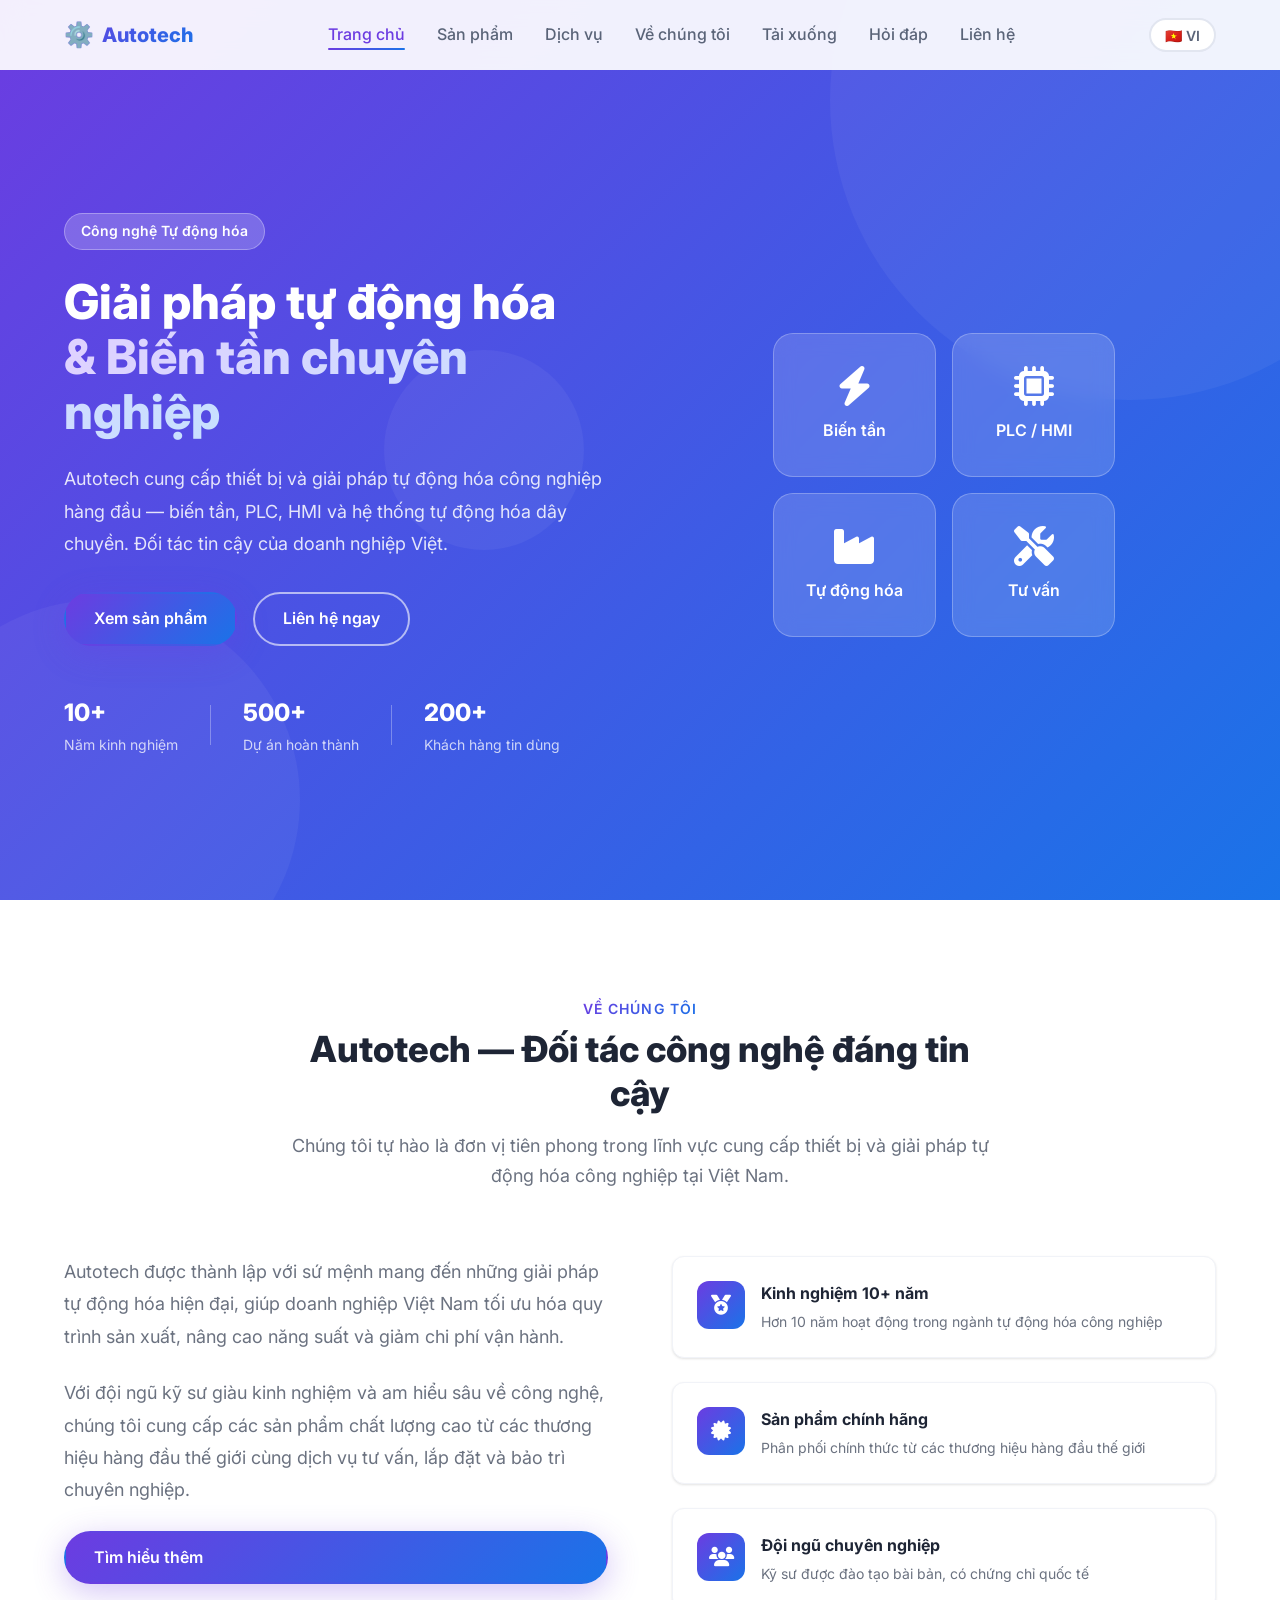
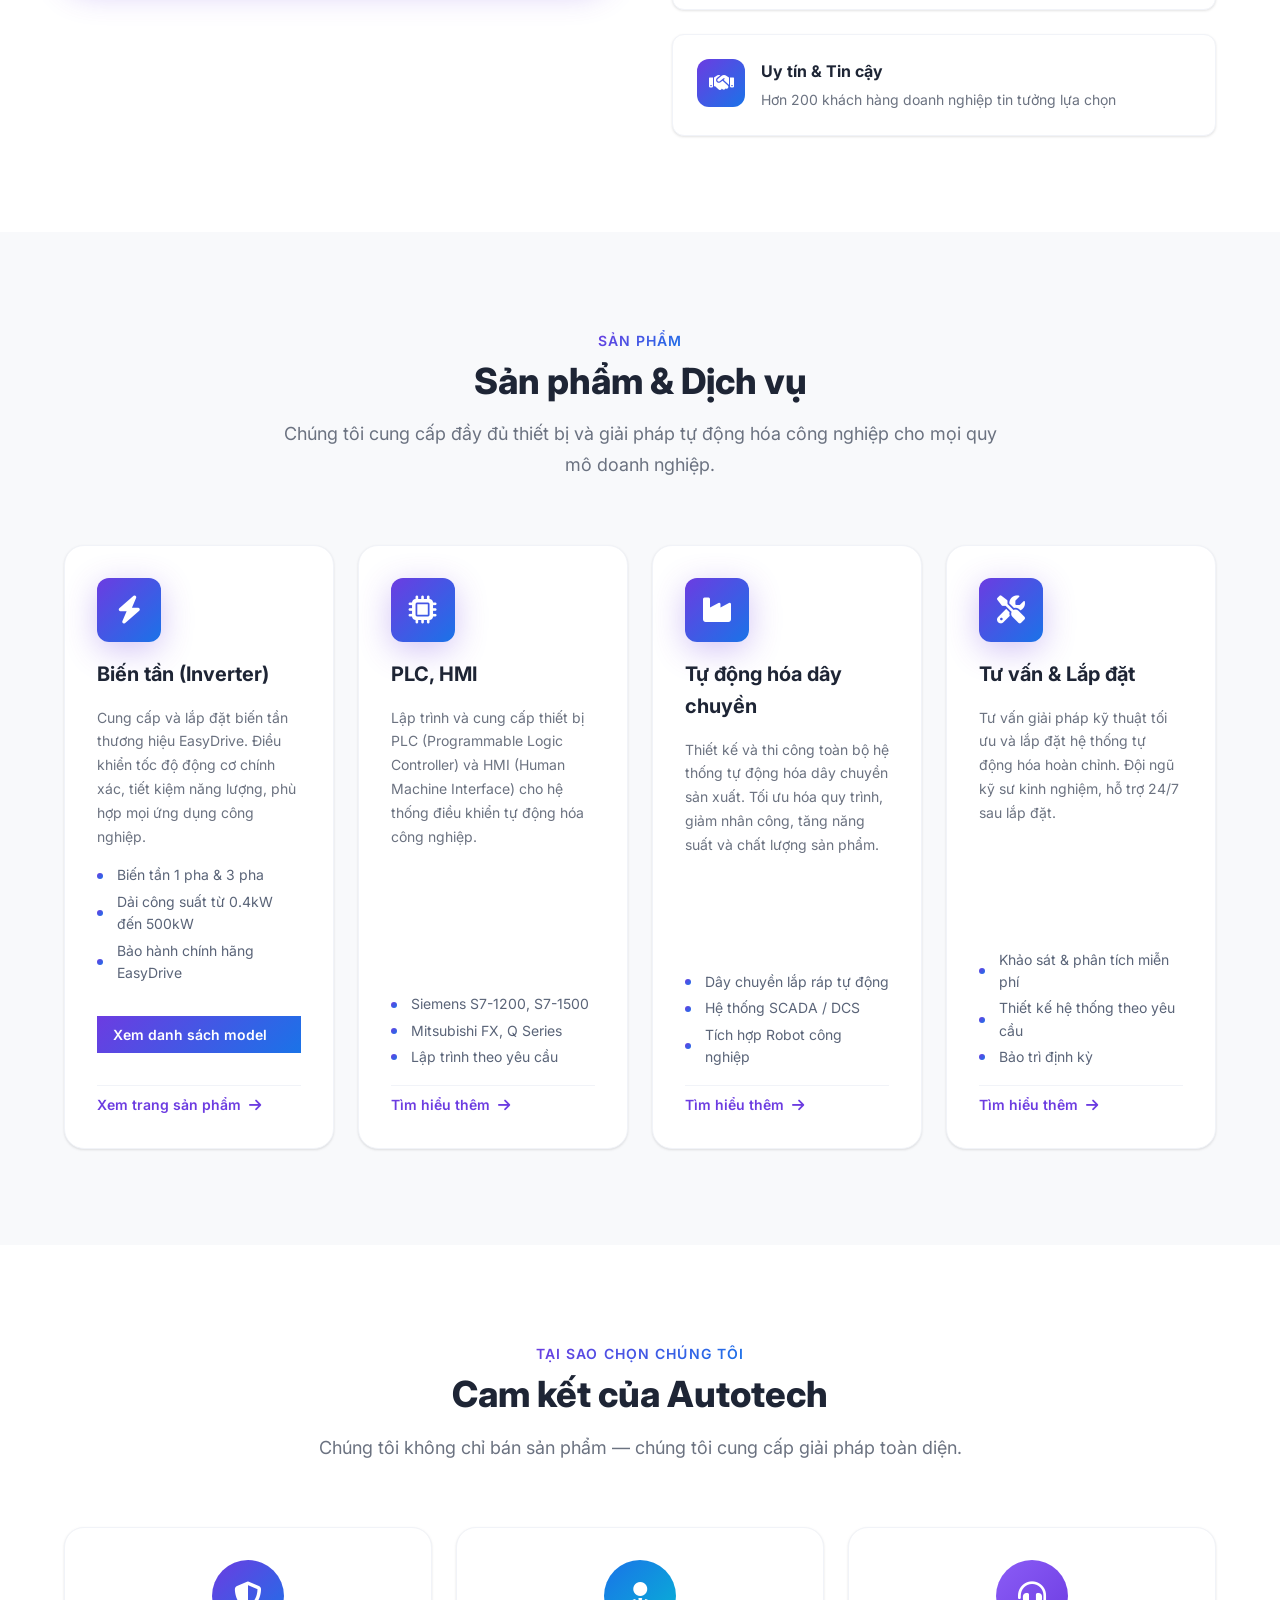
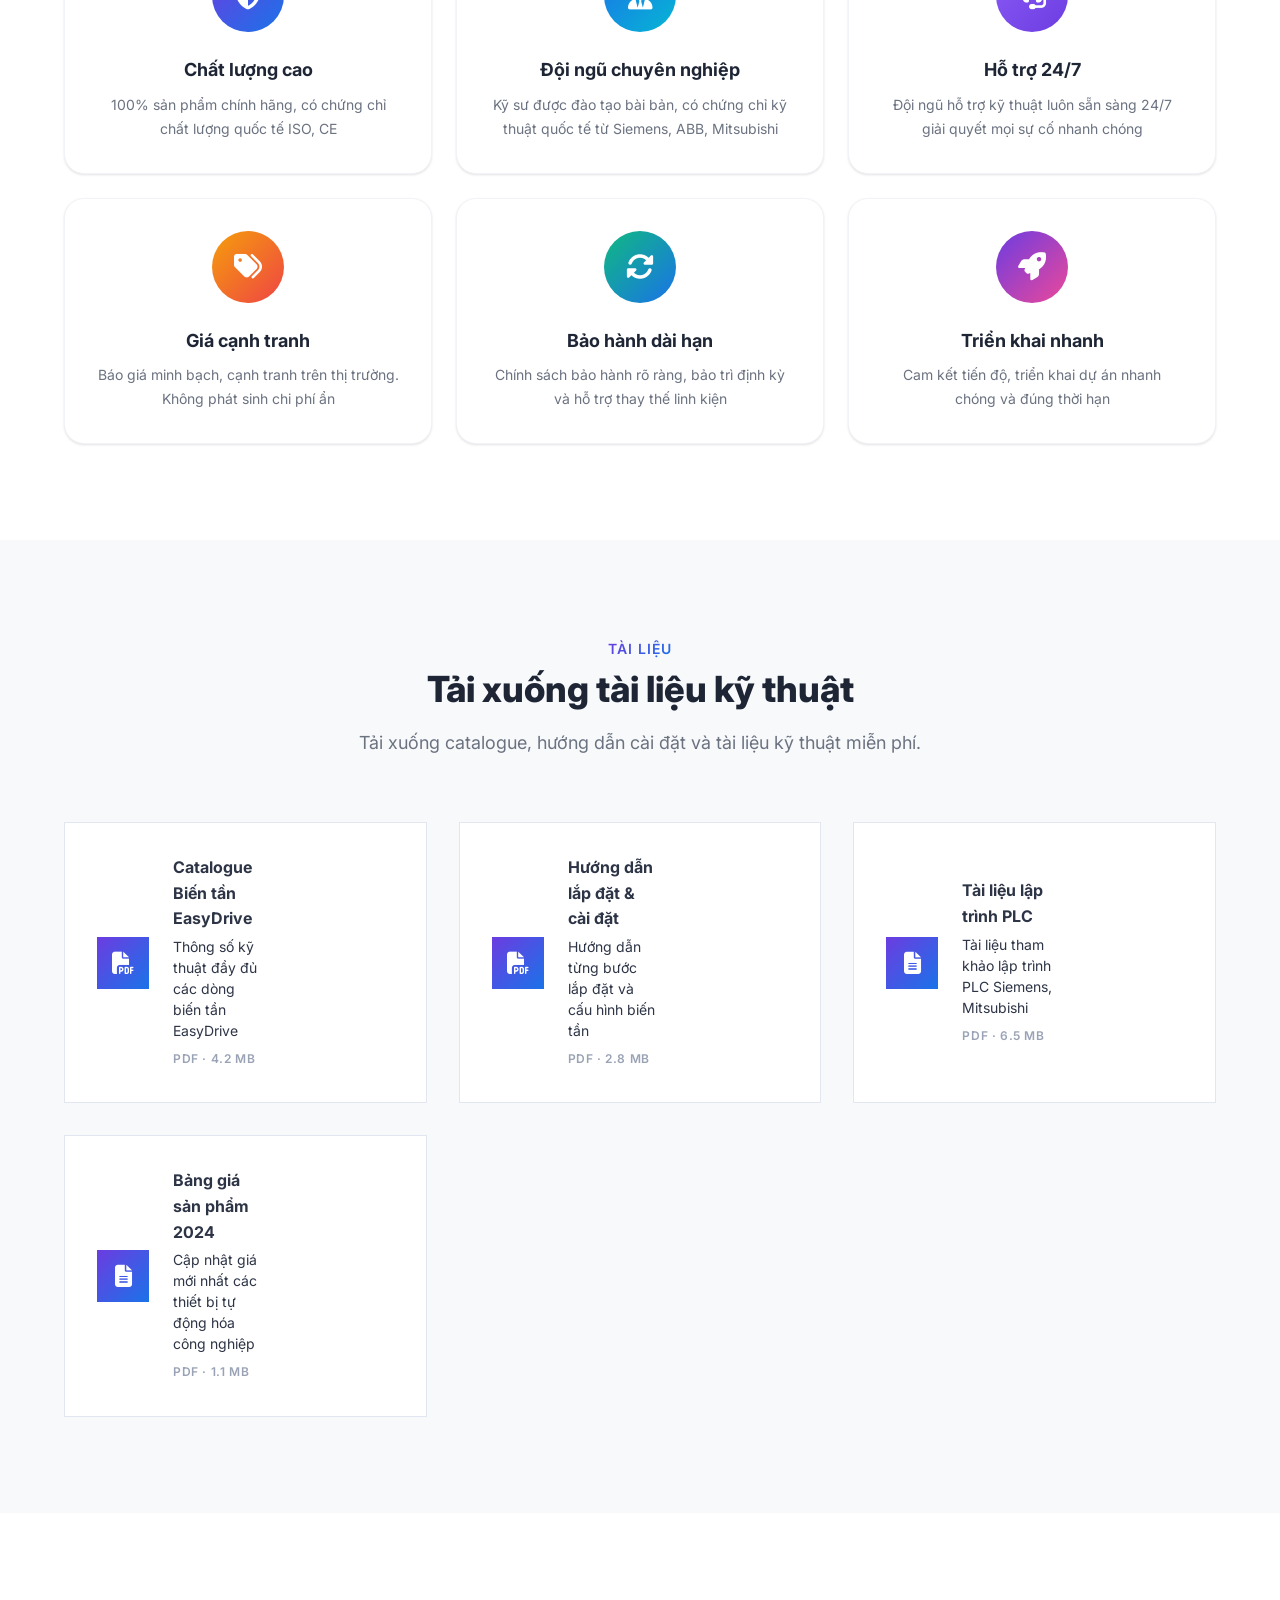
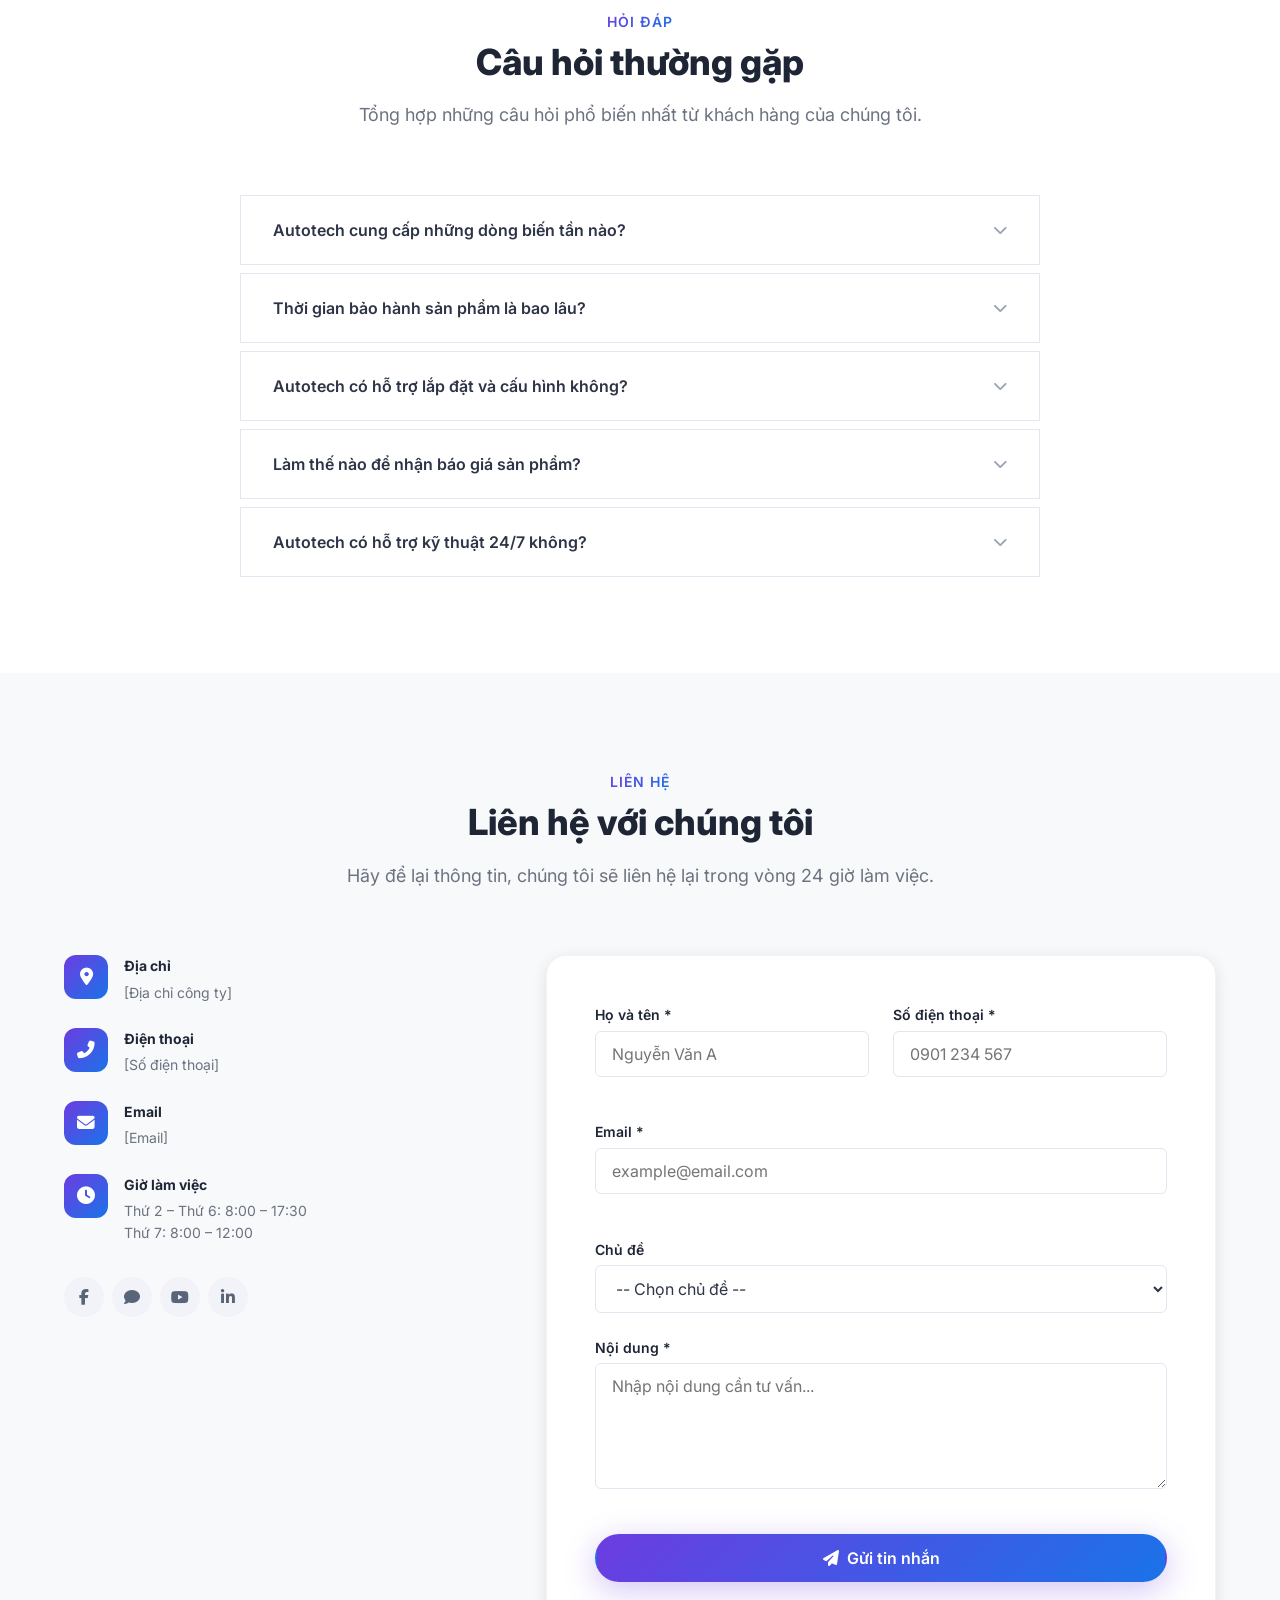
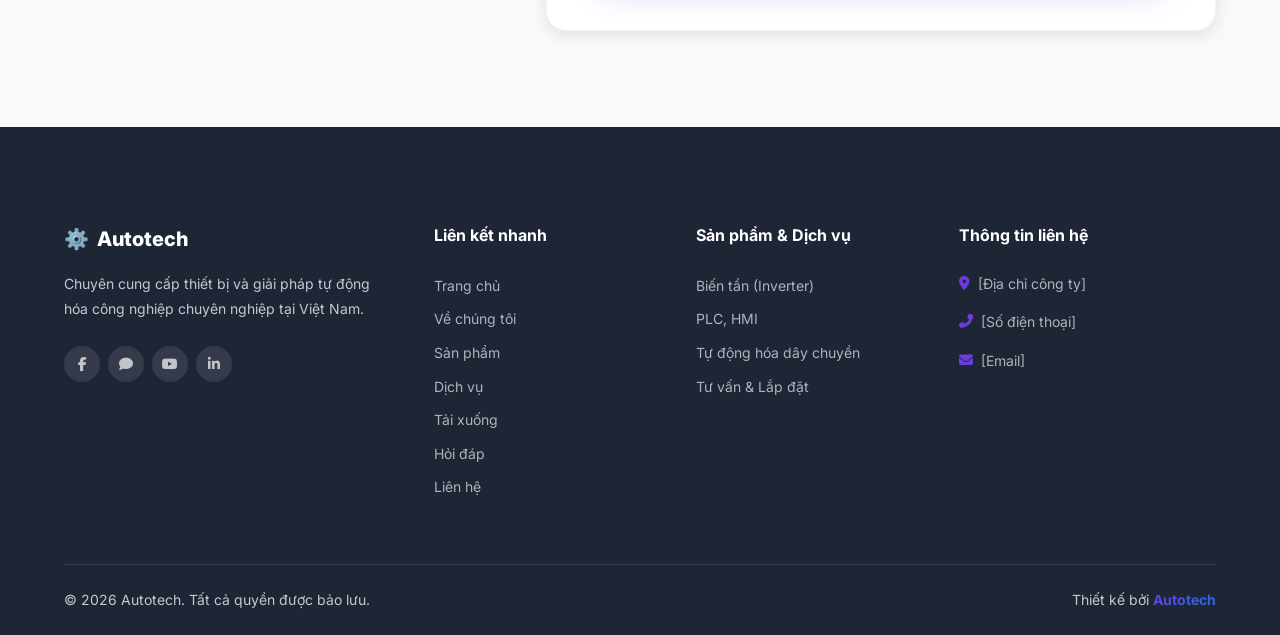
<file: index.html>
<!DOCTYPE html>
<html lang="vi">
<head>
  <meta charset="UTF-8">
  <meta name="viewport" content="width=device-width, initial-scale=1.0">
  <meta name="description" content="Autotech - Công ty chuyên cung cấp biến tần, PLC, HMI và giải pháp tự động hóa dây chuyền chuyên nghiệp tại Việt Nam">
  <meta name="keywords" content="biến tần, inverter, PLC, HMI, tự động hóa, automation, Autotech">
  <meta name="robots" content="index, follow">
  <meta property="og:title" content="Autotech - Công nghệ Tự động hóa & Biến tần">
  <meta property="og:description" content="Autotech - Công ty chuyên cung cấp biến tần, PLC, HMI và giải pháp tự động hóa dây chuyền chuyên nghiệp tại Việt Nam">
  <meta property="og:type" content="website">
  <meta property="og:url" content="https://autotech.net.vn">
  <meta property="og:image" content="https://autotech.net.vn/assets/images/og-image.jpg">
  <link rel="canonical" href="https://autotech.net.vn">
  <title>Autotech - Công nghệ Tự động hóa & Biến tần</title>

  <!-- Google Fonts -->
  <link rel="preconnect" href="https://fonts.googleapis.com">
  <link rel="preconnect" href="https://fonts.gstatic.com" crossorigin>
  <link href="https://fonts.googleapis.com/css2?family=Inter:wght@300;400;500;600;700;800&display=swap" rel="stylesheet">

  <!-- Font Awesome -->
  <link rel="stylesheet" href="https://cdnjs.cloudflare.com/ajax/libs/font-awesome/6.5.0/css/all.min.css">

  <!-- Main CSS -->
  <link rel="stylesheet" href="assets/css/style.css">
</head>
<body>

  <!-- ========== NAVBAR ========== -->
  <header class="navbar" id="navbar">
    <div class="container navbar__inner">
      <!-- Logo -->
      <a href="#home" class="navbar__logo" aria-label="Autotech">
        <span class="navbar__logo-icon">⚙️</span>
        <span class="navbar__logo-text">Autotech</span>
      </a>

      <!-- Desktop Navigation -->
      <nav class="navbar__nav" aria-label="Main navigation">
        <ul class="navbar__list">
          <li><a href="#home" class="navbar__link" data-vi="Trang chủ" data-en="Home">Trang chủ</a></li>
          <li><a href="#products" class="navbar__link" data-vi="Sản phẩm" data-en="Products">Sản phẩm</a></li>
          <li><a href="#services" class="navbar__link" data-vi="Dịch vụ" data-en="Services">Dịch vụ</a></li>
          <li><a href="#about" class="navbar__link" data-vi="Về chúng tôi" data-en="About Us">Về chúng tôi</a></li>
          <li><a href="#download" class="navbar__link" data-vi="Tải xuống" data-en="Download">Tải xuống</a></li>
          <li><a href="#faq" class="navbar__link" data-vi="Hỏi đáp" data-en="FAQ">Hỏi đáp</a></li>
          <li><a href="#contact" class="navbar__link" data-vi="Liên hệ" data-en="Contact">Liên hệ</a></li>
        </ul>
      </nav>

      <!-- Language Switcher -->
      <div class="navbar__actions">
        <button class="lang-btn" id="langBtn" aria-label="Switch language">
          <span class="lang-btn__flag">🇻🇳</span>
          <span class="lang-btn__text" id="langText">VI</span>
        </button>
        <!-- Hamburger Menu Button -->
        <button class="hamburger" id="hamburger" aria-label="Toggle menu" aria-expanded="false">
          <span></span>
          <span></span>
          <span></span>
        </button>
      </div>
    </div>

    <!-- Mobile Menu -->
    <div class="mobile-menu" id="mobileMenu" aria-hidden="true">
      <ul class="mobile-menu__list">
        <li><a href="#home" class="mobile-menu__link" data-vi="Trang chủ" data-en="Home">Trang chủ</a></li>
        <li><a href="#products" class="mobile-menu__link" data-vi="Sản phẩm" data-en="Products">Sản phẩm</a></li>
        <li><a href="#services" class="mobile-menu__link" data-vi="Dịch vụ" data-en="Services">Dịch vụ</a></li>
        <li><a href="#about" class="mobile-menu__link" data-vi="Về chúng tôi" data-en="About Us">Về chúng tôi</a></li>
        <li><a href="#download" class="mobile-menu__link" data-vi="Tải xuống" data-en="Download">Tải xuống</a></li>
        <li><a href="#faq" class="mobile-menu__link" data-vi="Hỏi đáp" data-en="FAQ">Hỏi đáp</a></li>
        <li><a href="#contact" class="mobile-menu__link" data-vi="Liên hệ" data-en="Contact">Liên hệ</a></li>
      </ul>
    </div>
  </header>

  <main>

    <!-- ========== HERO SECTION ========== -->
    <section class="hero" id="home">
      <div class="hero__bg-shapes">
        <div class="hero__shape hero__shape--1"></div>
        <div class="hero__shape hero__shape--2"></div>
        <div class="hero__shape hero__shape--3"></div>
      </div>
      <div class="container hero__content">
        <div class="hero__text aos-fade-up">
          <span class="hero__badge" data-vi="Công nghệ Tự động hóa" data-en="Automation Technology">Công nghệ Tự động hóa</span>
          <h1 class="hero__title">
            <span data-vi="Giải pháp tự động hóa" data-en="Automation Solutions">Giải pháp tự động hóa</span><br>
            <span class="hero__title--gradient" data-vi="& Biến tần chuyên nghiệp" data-en="& Professional Inverter">& Biến tần chuyên nghiệp</span>
          </h1>
          <p class="hero__description" data-vi="Autotech cung cấp thiết bị và giải pháp tự động hóa công nghiệp hàng đầu — biến tần, PLC, HMI và hệ thống tự động hóa dây chuyền. Đối tác tin cậy của doanh nghiệp Việt." data-en="Autotech provides leading industrial automation equipment and solutions — inverters, PLCs, HMIs and conveyor automation systems. The trusted partner for Vietnamese businesses.">
            Autotech cung cấp thiết bị và giải pháp tự động hóa công nghiệp hàng đầu — biến tần, PLC, HMI và hệ thống tự động hóa dây chuyền. Đối tác tin cậy của doanh nghiệp Việt.
          </p>
          <div class="hero__buttons">
            <a href="#products" class="btn btn--primary" data-vi="Xem sản phẩm" data-en="View Products">
              <i class="fas fa-th-large" aria-hidden="true"></i> Xem sản phẩm
            </a>
            <a href="#contact" class="btn btn--outline" data-vi="Liên hệ ngay" data-en="Contact Now">
              <i class="fas fa-phone" aria-hidden="true"></i> Liên hệ ngay
            </a>
          </div>
          <div class="hero__stats">
            <div class="hero__stat">
              <strong>10+</strong>
              <span data-vi="Năm kinh nghiệm" data-en="Years experience">Năm kinh nghiệm</span>
            </div>
            <div class="hero__stat-divider"></div>
            <div class="hero__stat">
              <strong>500+</strong>
              <span data-vi="Dự án hoàn thành" data-en="Projects completed">Dự án hoàn thành</span>
            </div>
            <div class="hero__stat-divider"></div>
            <div class="hero__stat">
              <strong>200+</strong>
              <span data-vi="Khách hàng tin dùng" data-en="Trusted customers">Khách hàng tin dùng</span>
            </div>
          </div>
        </div>
        <div class="hero__visual aos-fade-left">
          <div class="hero__card-group">
            <div class="hero__card">
              <i class="fas fa-bolt" aria-hidden="true"></i>
              <span data-vi="Biến tần" data-en="Inverter">Biến tần</span>
            </div>
            <div class="hero__card">
              <i class="fas fa-microchip" aria-hidden="true"></i>
              <span>PLC / HMI</span>
            </div>
            <div class="hero__card">
              <i class="fas fa-industry" aria-hidden="true"></i>
              <span data-vi="Tự động hóa" data-en="Automation">Tự động hóa</span>
            </div>
            <div class="hero__card">
              <i class="fas fa-tools" aria-hidden="true"></i>
              <span data-vi="Tư vấn" data-en="Consulting">Tư vấn</span>
            </div>
          </div>
        </div>
      </div>
    </section>

    <!-- ========== ABOUT SECTION ========== -->
    <section class="about section" id="about">
      <div class="container">
        <div class="section__header aos-fade-up">
          <span class="section__label" data-vi="Về chúng tôi" data-en="About Us">Về chúng tôi</span>
          <h2 class="section__title" data-vi="Autotech — Đối tác công nghệ đáng tin cậy" data-en="Autotech — Your Trusted Technology Partner">
            Autotech — Đối tác công nghệ đáng tin cậy
          </h2>
          <p class="section__subtitle" data-vi="Chúng tôi tự hào là đơn vị tiên phong trong lĩnh vực cung cấp thiết bị và giải pháp tự động hóa công nghiệp tại Việt Nam." data-en="We are proud to be a pioneer in providing industrial automation equipment and solutions in Vietnam.">
            Chúng tôi tự hào là đơn vị tiên phong trong lĩnh vực cung cấp thiết bị và giải pháp tự động hóa công nghiệp tại Việt Nam.
          </p>
        </div>

        <div class="about__grid">
          <div class="about__text aos-fade-right">
            <p data-vi="Autotech được thành lập với sứ mệnh mang đến những giải pháp tự động hóa hiện đại, giúp doanh nghiệp Việt Nam tối ưu hóa quy trình sản xuất, nâng cao năng suất và giảm chi phí vận hành." data-en="Autotech was founded with the mission of bringing modern automation solutions, helping Vietnamese businesses optimize production processes, increase productivity and reduce operating costs.">
              Autotech được thành lập với sứ mệnh mang đến những giải pháp tự động hóa hiện đại, giúp doanh nghiệp Việt Nam tối ưu hóa quy trình sản xuất, nâng cao năng suất và giảm chi phí vận hành.
            </p>
            <p data-vi="Với đội ngũ kỹ sư giàu kinh nghiệm và am hiểu sâu về công nghệ, chúng tôi cung cấp các sản phẩm chất lượng cao từ các thương hiệu hàng đầu thế giới cùng dịch vụ tư vấn, lắp đặt và bảo trì chuyên nghiệp." data-en="With a team of experienced engineers with deep technology knowledge, we provide high-quality products from the world's leading brands along with professional consulting, installation and maintenance services.">
              Với đội ngũ kỹ sư giàu kinh nghiệm và am hiểu sâu về công nghệ, chúng tôi cung cấp các sản phẩm chất lượng cao từ các thương hiệu hàng đầu thế giới cùng dịch vụ tư vấn, lắp đặt và bảo trì chuyên nghiệp.
            </p>
            <a href="#contact" class="btn btn--primary" data-vi="Tìm hiểu thêm" data-en="Learn More">
              <i class="fas fa-arrow-right" aria-hidden="true"></i> Tìm hiểu thêm
            </a>
          </div>

          <div class="about__features aos-fade-left">
            <div class="about__feature">
              <div class="about__feature-icon">
                <i class="fas fa-medal" aria-hidden="true"></i>
              </div>
              <div class="about__feature-content">
                <h3 data-vi="Kinh nghiệm 10+ năm" data-en="10+ Years Experience">Kinh nghiệm 10+ năm</h3>
                <p data-vi="Hơn 10 năm hoạt động trong ngành tự động hóa công nghiệp" data-en="Over 10 years of operation in industrial automation">Hơn 10 năm hoạt động trong ngành tự động hóa công nghiệp</p>
              </div>
            </div>
            <div class="about__feature">
              <div class="about__feature-icon">
                <i class="fas fa-certificate" aria-hidden="true"></i>
              </div>
              <div class="about__feature-content">
                <h3 data-vi="Sản phẩm chính hãng" data-en="Genuine Products">Sản phẩm chính hãng</h3>
                <p data-vi="Phân phối chính thức từ các thương hiệu hàng đầu thế giới" data-en="Official distribution from the world's top brands">Phân phối chính thức từ các thương hiệu hàng đầu thế giới</p>
              </div>
            </div>
            <div class="about__feature">
              <div class="about__feature-icon">
                <i class="fas fa-users" aria-hidden="true"></i>
              </div>
              <div class="about__feature-content">
                <h3 data-vi="Đội ngũ chuyên nghiệp" data-en="Professional Team">Đội ngũ chuyên nghiệp</h3>
                <p data-vi="Kỹ sư được đào tạo bài bản, có chứng chỉ quốc tế" data-en="Well-trained engineers with international certifications">Kỹ sư được đào tạo bài bản, có chứng chỉ quốc tế</p>
              </div>
            </div>
            <div class="about__feature">
              <div class="about__feature-icon">
                <i class="fas fa-handshake" aria-hidden="true"></i>
              </div>
              <div class="about__feature-content">
                <h3 data-vi="Uy tín &amp; Tin cậy" data-en="Reputable &amp; Trustworthy">Uy tín &amp; Tin cậy</h3>
                <p data-vi="Hơn 200 khách hàng doanh nghiệp tin tưởng lựa chọn" data-en="Over 200 enterprise customers choose and trust us">Hơn 200 khách hàng doanh nghiệp tin tưởng lựa chọn</p>
              </div>
            </div>
          </div>
        </div>
      </div>
    </section>

    <!-- ========== PRODUCTS SECTION ========== -->
    <section class="products section section--gray" id="products">
      <div class="container">
        <div class="section__header aos-fade-up">
          <span class="section__label" data-vi="Sản phẩm" data-en="Products">Sản phẩm</span>
          <h2 class="section__title" data-vi="Sản phẩm & Dịch vụ" data-en="Products & Services">Sản phẩm &amp; Dịch vụ</h2>
          <p class="section__subtitle" data-vi="Chúng tôi cung cấp đầy đủ thiết bị và giải pháp tự động hóa công nghiệp cho mọi quy mô doanh nghiệp." data-en="We provide complete industrial automation equipment and solutions for businesses of all sizes.">
            Chúng tôi cung cấp đầy đủ thiết bị và giải pháp tự động hóa công nghiệp cho mọi quy mô doanh nghiệp.
          </p>
        </div>

        <div class="products__grid" id="services">
          <!-- Card 1: Biến tần (EasyDrive) -->
          <!-- TODO: Thay thế bằng model thực tế của EasyDrive -->
          <article class="product-card aos-fade-up" style="--delay: 0s">
            <div class="product-card__icon">
              <i class="fas fa-bolt" aria-hidden="true"></i>
            </div>
            <h3 class="product-card__title" data-vi="Biến tần (Inverter)" data-en="Inverter">Biến tần (Inverter)</h3>
            <p class="product-card__desc" data-vi="Cung cấp và lắp đặt biến tần thương hiệu EasyDrive. Điều khiển tốc độ động cơ chính xác, tiết kiệm năng lượng, phù hợp mọi ứng dụng công nghiệp." data-en="Supply and installation of EasyDrive brand inverters. Precise motor speed control, energy saving, suitable for all industrial applications.">
              Cung cấp và lắp đặt biến tần thương hiệu EasyDrive. Điều khiển tốc độ động cơ chính xác, tiết kiệm năng lượng, phù hợp mọi ứng dụng công nghiệp.
            </p>
            <ul class="product-card__features">
              <li data-vi="Biến tần 1 pha &amp; 3 pha" data-en="Single phase &amp; 3-phase inverter">Biến tần 1 pha &amp; 3 pha</li>
              <li data-vi="Dải công suất từ 0.4kW đến 500kW" data-en="Power range from 0.4kW to 500kW">Dải công suất từ 0.4kW đến 500kW</li>
              <li data-vi="Bảo hành chính hãng EasyDrive" data-en="Official EasyDrive warranty">Bảo hành chính hãng EasyDrive</li>
            </ul>

            <!-- EasyDrive accordion -->
            <div class="easydrive-accordion">
              <button
                class="easydrive-accordion__toggle"
                type="button"
                aria-expanded="false"
                aria-controls="easydrive-models"
                data-vi="Xem danh sách model"
                data-en="View Model List"
              >
                <span data-vi="Xem danh sách model" data-en="View Model List">Xem danh sách model</span>
                <i class="fas fa-chevron-down easydrive-accordion__icon" aria-hidden="true"></i>
              </button>

              <div class="easydrive-accordion__body" id="easydrive-models" hidden>
                <ul class="easydrive-accordion__list">
                  <li class="easydrive-accordion__item">
                    <span class="easydrive-accordion__model">ED-100</span>
                    <span class="easydrive-accordion__desc" data-vi="Biến tần 1 pha, 0.4-2.2kW, nhỏ gọn" data-en="Single-phase inverter, 0.4-2.2kW, compact">Biến tần 1 pha, 0.4-2.2kW, nhỏ gọn</span>
                  </li>
                  <li class="easydrive-accordion__item">
                    <span class="easydrive-accordion__model">ED-200</span>
                    <span class="easydrive-accordion__desc" data-vi="Biến tần 3 pha, 0.75-7.5kW, đa năng" data-en="3-phase inverter, 0.75-7.5kW, versatile">Biến tần 3 pha, 0.75-7.5kW, đa năng</span>
                  </li>
                  <li class="easydrive-accordion__item">
                    <span class="easydrive-accordion__model">ED-300</span>
                    <span class="easydrive-accordion__desc" data-vi="Biến tần 3 pha, 11-55kW, công nghiệp" data-en="3-phase inverter, 11-55kW, industrial">Biến tần 3 pha, 11-55kW, công nghiệp</span>
                  </li>
                  <li class="easydrive-accordion__item">
                    <span class="easydrive-accordion__model">ED-500</span>
                    <span class="easydrive-accordion__desc" data-vi="Biến tần công suất cao, 75-500kW" data-en="High-power inverter, 75-500kW">Biến tần công suất cao, 75-500kW</span>
                  </li>
                  <li class="easydrive-accordion__item">
                    <span class="easydrive-accordion__model">ED-V Series</span>
                    <span class="easydrive-accordion__desc" data-vi="Vector control, torque cao, chính xác" data-en="Vector control, high torque, precision">Vector control, torque cao, chính xác</span>
                  </li>
                  <li class="easydrive-accordion__item">
                    <span class="easydrive-accordion__model">ED-P Series</span>
                    <span class="easydrive-accordion__desc" data-vi="Chuyên dụng bơm &amp; quạt, tiết kiệm điện" data-en="Dedicated pump &amp; fan, energy saving">Chuyên dụng bơm &amp; quạt, tiết kiệm điện</span>
                  </li>
                </ul>
                <p class="easydrive-accordion__note" data-vi="Liên hệ để được báo giá và tư vấn model phù hợp" data-en="Contact us for pricing and model recommendations">
                  Liên hệ để được báo giá và tư vấn model phù hợp
                </p>
              </div>
            </div>

            <a href="inverter.html" class="product-card__btn">
              <span data-vi="Xem trang sản phẩm" data-en="View Product Page">Xem trang sản phẩm</span>
              <i class="fas fa-arrow-right" aria-hidden="true"></i>
            </a>
          </article>

          <!-- Card 2: PLC, HMI -->
          <article class="product-card aos-fade-up" style="--delay: 0.1s">
            <div class="product-card__icon">
              <i class="fas fa-microchip" aria-hidden="true"></i>
            </div>
            <h3 class="product-card__title">PLC, HMI</h3>
            <p class="product-card__desc" data-vi="Lập trình và cung cấp thiết bị PLC (Programmable Logic Controller) và HMI (Human Machine Interface) cho hệ thống điều khiển tự động hóa công nghiệp." data-en="Programming and supplying PLC (Programmable Logic Controller) and HMI (Human Machine Interface) devices for industrial automation control systems.">
              Lập trình và cung cấp thiết bị PLC (Programmable Logic Controller) và HMI (Human Machine Interface) cho hệ thống điều khiển tự động hóa công nghiệp.
            </p>
            <ul class="product-card__features">
              <li data-vi="Siemens S7-1200, S7-1500" data-en="Siemens S7-1200, S7-1500">Siemens S7-1200, S7-1500</li>
              <li data-vi="Mitsubishi FX, Q Series" data-en="Mitsubishi FX, Q Series">Mitsubishi FX, Q Series</li>
              <li data-vi="Lập trình theo yêu cầu" data-en="Custom programming">Lập trình theo yêu cầu</li>
            </ul>
            <a href="#contact" class="product-card__btn">
              <span data-vi="Tìm hiểu thêm" data-en="Learn More">Tìm hiểu thêm</span>
              <i class="fas fa-arrow-right" aria-hidden="true"></i>
            </a>
          </article>

          <!-- Card 3: Tự động hóa dây chuyền -->
          <article class="product-card aos-fade-up" style="--delay: 0.2s">
            <div class="product-card__icon">
              <i class="fas fa-industry" aria-hidden="true"></i>
            </div>
            <h3 class="product-card__title" data-vi="Tự động hóa dây chuyền" data-en="Conveyor Automation">Tự động hóa dây chuyền</h3>
            <p class="product-card__desc" data-vi="Thiết kế và thi công toàn bộ hệ thống tự động hóa dây chuyền sản xuất. Tối ưu hóa quy trình, giảm nhân công, tăng năng suất và chất lượng sản phẩm." data-en="Design and construct complete conveyor production automation systems. Process optimization, manpower reduction, increased productivity and product quality.">
              Thiết kế và thi công toàn bộ hệ thống tự động hóa dây chuyền sản xuất. Tối ưu hóa quy trình, giảm nhân công, tăng năng suất và chất lượng sản phẩm.
            </p>
            <ul class="product-card__features">
              <li data-vi="Dây chuyền lắp ráp tự động" data-en="Automated assembly lines">Dây chuyền lắp ráp tự động</li>
              <li data-vi="Hệ thống SCADA / DCS" data-en="SCADA / DCS systems">Hệ thống SCADA / DCS</li>
              <li data-vi="Tích hợp Robot công nghiệp" data-en="Industrial robot integration">Tích hợp Robot công nghiệp</li>
            </ul>
            <a href="#contact" class="product-card__btn">
              <span data-vi="Tìm hiểu thêm" data-en="Learn More">Tìm hiểu thêm</span>
              <i class="fas fa-arrow-right" aria-hidden="true"></i>
            </a>
          </article>

          <!-- Card 4: Tư vấn & Lắp đặt -->
          <article class="product-card aos-fade-up" style="--delay: 0.3s">
            <div class="product-card__icon">
              <i class="fas fa-tools" aria-hidden="true"></i>
            </div>
            <h3 class="product-card__title" data-vi="Tư vấn & Lắp đặt" data-en="Consulting & Installation">Tư vấn &amp; Lắp đặt</h3>
            <p class="product-card__desc" data-vi="Tư vấn giải pháp kỹ thuật tối ưu và lắp đặt hệ thống tự động hóa hoàn chỉnh. Đội ngũ kỹ sư kinh nghiệm, hỗ trợ 24/7 sau lắp đặt." data-en="Optimal technical solution consulting and complete automation system installation. Experienced engineering team, 24/7 support after installation.">
              Tư vấn giải pháp kỹ thuật tối ưu và lắp đặt hệ thống tự động hóa hoàn chỉnh. Đội ngũ kỹ sư kinh nghiệm, hỗ trợ 24/7 sau lắp đặt.
            </p>
            <ul class="product-card__features">
              <li data-vi="Khảo sát &amp; phân tích miễn phí" data-en="Free survey &amp; analysis">Khảo sát &amp; phân tích miễn phí</li>
              <li data-vi="Thiết kế hệ thống theo yêu cầu" data-en="Custom system design">Thiết kế hệ thống theo yêu cầu</li>
              <li data-vi="Bảo trì định kỳ" data-en="Periodic maintenance">Bảo trì định kỳ</li>
            </ul>
            <a href="#contact" class="product-card__btn">
              <span data-vi="Tìm hiểu thêm" data-en="Learn More">Tìm hiểu thêm</span>
              <i class="fas fa-arrow-right" aria-hidden="true"></i>
            </a>
          </article>
        </div>
      </div>
    </section>

    <!-- ========== WHY CHOOSE US SECTION ========== -->
    <section class="why section" id="why-us">
      <div class="container">
        <div class="section__header aos-fade-up">
          <span class="section__label" data-vi="Tại sao chọn chúng tôi" data-en="Why Choose Us">Tại sao chọn chúng tôi</span>
          <h2 class="section__title" data-vi="Cam kết của Autotech" data-en="Autotech's Commitment">Cam kết của Autotech</h2>
          <p class="section__subtitle" data-vi="Chúng tôi không chỉ bán sản phẩm — chúng tôi cung cấp giải pháp toàn diện." data-en="We don't just sell products — we provide comprehensive solutions.">
            Chúng tôi không chỉ bán sản phẩm — chúng tôi cung cấp giải pháp toàn diện.
          </p>
        </div>

        <div class="why__grid">
          <div class="why__item aos-fade-up" style="--delay: 0s">
            <div class="why__icon why__icon--1">
              <i class="fas fa-shield-alt" aria-hidden="true"></i>
            </div>
            <h3 data-vi="Chất lượng cao" data-en="High Quality">Chất lượng cao</h3>
            <p data-vi="100% sản phẩm chính hãng, có chứng chỉ chất lượng quốc tế ISO, CE" data-en="100% genuine products, with international quality certificates ISO, CE">100% sản phẩm chính hãng, có chứng chỉ chất lượng quốc tế ISO, CE</p>
          </div>
          <div class="why__item aos-fade-up" style="--delay: 0.1s">
            <div class="why__icon why__icon--2">
              <i class="fas fa-user-tie" aria-hidden="true"></i>
            </div>
            <h3 data-vi="Đội ngũ chuyên nghiệp" data-en="Professional Team">Đội ngũ chuyên nghiệp</h3>
            <p data-vi="Kỹ sư được đào tạo bài bản, có chứng chỉ kỹ thuật quốc tế từ Siemens, ABB, Mitsubishi" data-en="Well-trained engineers with international technical certificates from Siemens, ABB, Mitsubishi">Kỹ sư được đào tạo bài bản, có chứng chỉ kỹ thuật quốc tế từ Siemens, ABB, Mitsubishi</p>
          </div>
          <div class="why__item aos-fade-up" style="--delay: 0.2s">
            <div class="why__icon why__icon--3">
              <i class="fas fa-headset" aria-hidden="true"></i>
            </div>
            <h3 data-vi="Hỗ trợ 24/7" data-en="24/7 Support">Hỗ trợ 24/7</h3>
            <p data-vi="Đội ngũ hỗ trợ kỹ thuật luôn sẵn sàng 24/7 giải quyết mọi sự cố nhanh chóng" data-en="Technical support team always available 24/7 to resolve any issues quickly">Đội ngũ hỗ trợ kỹ thuật luôn sẵn sàng 24/7 giải quyết mọi sự cố nhanh chóng</p>
          </div>
          <div class="why__item aos-fade-up" style="--delay: 0.3s">
            <div class="why__icon why__icon--4">
              <i class="fas fa-tags" aria-hidden="true"></i>
            </div>
            <h3 data-vi="Giá cạnh tranh" data-en="Competitive Pricing">Giá cạnh tranh</h3>
            <p data-vi="Báo giá minh bạch, cạnh tranh trên thị trường. Không phát sinh chi phí ẩn" data-en="Transparent, market-competitive pricing. No hidden costs">Báo giá minh bạch, cạnh tranh trên thị trường. Không phát sinh chi phí ẩn</p>
          </div>
          <div class="why__item aos-fade-up" style="--delay: 0.4s">
            <div class="why__icon why__icon--5">
              <i class="fas fa-sync-alt" aria-hidden="true"></i>
            </div>
            <h3 data-vi="Bảo hành dài hạn" data-en="Long-term Warranty">Bảo hành dài hạn</h3>
            <p data-vi="Chính sách bảo hành rõ ràng, bảo trì định kỳ và hỗ trợ thay thế linh kiện" data-en="Clear warranty policy, periodic maintenance and spare parts replacement support">Chính sách bảo hành rõ ràng, bảo trì định kỳ và hỗ trợ thay thế linh kiện</p>
          </div>
          <div class="why__item aos-fade-up" style="--delay: 0.5s">
            <div class="why__icon why__icon--6">
              <i class="fas fa-rocket" aria-hidden="true"></i>
            </div>
            <h3 data-vi="Triển khai nhanh" data-en="Fast Deployment">Triển khai nhanh</h3>
            <p data-vi="Cam kết tiến độ, triển khai dự án nhanh chóng và đúng thời hạn" data-en="Committed to schedule, fast and on-time project deployment">Cam kết tiến độ, triển khai dự án nhanh chóng và đúng thời hạn</p>
          </div>
        </div>
      </div>
    </section>

    <!-- ========== DOWNLOAD SECTION ========== -->
    <section class="download section section--gray" id="download">
      <div class="container">
        <div class="section__header aos-fade-up">
          <span class="section__label" data-vi="Tài liệu" data-en="Resources">Tài liệu</span>
          <h2 class="section__title" data-vi="Tải xuống tài liệu kỹ thuật" data-en="Download Technical Documents">Tải xuống tài liệu kỹ thuật</h2>
          <p class="section__subtitle" data-vi="Tải xuống catalogue, hướng dẫn cài đặt và tài liệu kỹ thuật miễn phí." data-en="Download catalogues, installation guides and technical documents for free.">
            Tải xuống catalogue, hướng dẫn cài đặt và tài liệu kỹ thuật miễn phí.
          </p>
        </div>

        <div class="download__grid">
          <div class="download__item aos-fade-up" style="--delay: 0s">
            <div class="download__icon">
              <i class="fas fa-file-pdf" aria-hidden="true"></i>
            </div>
            <div class="download__info">
              <h3 data-vi="Catalogue Biến tần EasyDrive" data-en="EasyDrive Inverter Catalogue">Catalogue Biến tần EasyDrive</h3>
              <p data-vi="Thông số kỹ thuật đầy đủ các dòng biến tần EasyDrive" data-en="Full technical specifications for EasyDrive inverter series">Thông số kỹ thuật đầy đủ các dòng biến tần EasyDrive</p>
              <span class="download__meta">PDF · 4.2 MB</span>
            </div>
            <a href="#" class="btn btn--outline download__btn" data-vi="Tải xuống" data-en="Download">
              <i class="fas fa-download" aria-hidden="true"></i> Tải xuống
            </a>
          </div>

          <div class="download__item aos-fade-up" style="--delay: 0.1s">
            <div class="download__icon">
              <i class="fas fa-file-pdf" aria-hidden="true"></i>
            </div>
            <div class="download__info">
              <h3 data-vi="Hướng dẫn lắp đặt & cài đặt" data-en="Installation & Setup Guide">Hướng dẫn lắp đặt &amp; cài đặt</h3>
              <p data-vi="Hướng dẫn từng bước lắp đặt và cấu hình biến tần" data-en="Step-by-step guide to install and configure inverters">Hướng dẫn từng bước lắp đặt và cấu hình biến tần</p>
              <span class="download__meta">PDF · 2.8 MB</span>
            </div>
            <a href="#" class="btn btn--outline download__btn" data-vi="Tải xuống" data-en="Download">
              <i class="fas fa-download" aria-hidden="true"></i> Tải xuống
            </a>
          </div>

          <div class="download__item aos-fade-up" style="--delay: 0.2s">
            <div class="download__icon">
              <i class="fas fa-file-alt" aria-hidden="true"></i>
            </div>
            <div class="download__info">
              <h3 data-vi="Tài liệu lập trình PLC" data-en="PLC Programming Manual">Tài liệu lập trình PLC</h3>
              <p data-vi="Tài liệu tham khảo lập trình PLC Siemens, Mitsubishi" data-en="Reference manual for Siemens and Mitsubishi PLC programming">Tài liệu tham khảo lập trình PLC Siemens, Mitsubishi</p>
              <span class="download__meta">PDF · 6.5 MB</span>
            </div>
            <a href="#" class="btn btn--outline download__btn" data-vi="Tải xuống" data-en="Download">
              <i class="fas fa-download" aria-hidden="true"></i> Tải xuống
            </a>
          </div>

          <div class="download__item aos-fade-up" style="--delay: 0.3s">
            <div class="download__icon">
              <i class="fas fa-file-alt" aria-hidden="true"></i>
            </div>
            <div class="download__info">
              <h3 data-vi="Bảng giá sản phẩm 2024" data-en="Product Price List 2024">Bảng giá sản phẩm 2024</h3>
              <p data-vi="Cập nhật giá mới nhất các thiết bị tự động hóa công nghiệp" data-en="Latest prices for industrial automation equipment">Cập nhật giá mới nhất các thiết bị tự động hóa công nghiệp</p>
              <span class="download__meta">PDF · 1.1 MB</span>
            </div>
            <a href="#" class="btn btn--outline download__btn" data-vi="Tải xuống" data-en="Download">
              <i class="fas fa-download" aria-hidden="true"></i> Tải xuống
            </a>
          </div>
        </div>
      </div>
    </section>

    <!-- ========== FAQ SECTION ========== -->
    <section class="faq section" id="faq">
      <div class="container">
        <div class="section__header aos-fade-up">
          <span class="section__label" data-vi="Hỏi đáp" data-en="FAQ">Hỏi đáp</span>
          <h2 class="section__title" data-vi="Câu hỏi thường gặp" data-en="Frequently Asked Questions">Câu hỏi thường gặp</h2>
          <p class="section__subtitle" data-vi="Tổng hợp những câu hỏi phổ biến nhất từ khách hàng của chúng tôi." data-en="A collection of the most common questions from our customers.">
            Tổng hợp những câu hỏi phổ biến nhất từ khách hàng của chúng tôi.
          </p>
        </div>

        <div class="faq__list">
          <div class="faq__item aos-fade-up" style="--delay: 0s">
            <button class="faq__question" aria-expanded="false">
              <span data-vi="Autotech cung cấp những dòng biến tần nào?" data-en="What inverter series does Autotech provide?">Autotech cung cấp những dòng biến tần nào?</span>
              <i class="fas fa-chevron-down faq__icon" aria-hidden="true"></i>
            </button>
            <div class="faq__answer" hidden>
              <p data-vi="Autotech cung cấp đầy đủ các dòng biến tần chính hãng như EasyDrive, Siemens SINAMICS, ABB ACS, Mitsubishi FR và nhiều thương hiệu uy tín khác phù hợp với mọi ứng dụng công nghiệp." data-en="Autotech provides a full range of genuine inverter brands including EasyDrive, Siemens SINAMICS, ABB ACS, Mitsubishi FR and many other reputable brands suitable for all industrial applications.">
                Autotech cung cấp đầy đủ các dòng biến tần chính hãng như EasyDrive, Siemens SINAMICS, ABB ACS, Mitsubishi FR và nhiều thương hiệu uy tín khác phù hợp với mọi ứng dụng công nghiệp.
              </p>
            </div>
          </div>

          <div class="faq__item aos-fade-up" style="--delay: 0.05s">
            <button class="faq__question" aria-expanded="false">
              <span data-vi="Thời gian bảo hành sản phẩm là bao lâu?" data-en="What is the product warranty period?">Thời gian bảo hành sản phẩm là bao lâu?</span>
              <i class="fas fa-chevron-down faq__icon" aria-hidden="true"></i>
            </button>
            <div class="faq__answer" hidden>
              <p data-vi="Tất cả sản phẩm chính hãng được bảo hành từ 12 đến 24 tháng tùy loại. Autotech hỗ trợ bảo hành tận nơi, thay thế linh kiện nhanh chóng và miễn phí kiểm tra định kỳ." data-en="All genuine products are warranted from 12 to 24 months depending on the product type. Autotech provides on-site warranty support, fast component replacement, and free periodic inspections.">
                Tất cả sản phẩm chính hãng được bảo hành từ 12 đến 24 tháng tùy loại. Autotech hỗ trợ bảo hành tận nơi, thay thế linh kiện nhanh chóng và miễn phí kiểm tra định kỳ.
              </p>
            </div>
          </div>

          <div class="faq__item aos-fade-up" style="--delay: 0.1s">
            <button class="faq__question" aria-expanded="false">
              <span data-vi="Autotech có hỗ trợ lắp đặt và cấu hình không?" data-en="Does Autotech provide installation and configuration support?">Autotech có hỗ trợ lắp đặt và cấu hình không?</span>
              <i class="fas fa-chevron-down faq__icon" aria-hidden="true"></i>
            </button>
            <div class="faq__answer" hidden>
              <p data-vi="Có. Đội ngũ kỹ sư chuyên nghiệp của Autotech hỗ trợ lắp đặt, cấu hình và đào tạo vận hành trực tiếp tại công trình của khách hàng trên toàn quốc." data-en="Yes. Autotech's team of professional engineers provides on-site installation, configuration and operation training at customer sites nationwide.">
                Có. Đội ngũ kỹ sư chuyên nghiệp của Autotech hỗ trợ lắp đặt, cấu hình và đào tạo vận hành trực tiếp tại công trình của khách hàng trên toàn quốc.
              </p>
            </div>
          </div>

          <div class="faq__item aos-fade-up" style="--delay: 0.15s">
            <button class="faq__question" aria-expanded="false">
              <span data-vi="Làm thế nào để nhận báo giá sản phẩm?" data-en="How do I get a product quote?">Làm thế nào để nhận báo giá sản phẩm?</span>
              <i class="fas fa-chevron-down faq__icon" aria-hidden="true"></i>
            </button>
            <div class="faq__answer" hidden>
              <p data-vi="Bạn có thể điền vào form liên hệ ở cuối trang, gọi điện hoặc gửi email trực tiếp cho chúng tôi. Đội ngũ kinh doanh sẽ phản hồi báo giá trong vòng 2 giờ làm việc." data-en="You can fill in the contact form at the bottom of the page, call, or email us directly. Our sales team will respond with a quote within 2 business hours.">
                Bạn có thể điền vào form liên hệ ở cuối trang, gọi điện hoặc gửi email trực tiếp cho chúng tôi. Đội ngũ kinh doanh sẽ phản hồi báo giá trong vòng 2 giờ làm việc.
              </p>
            </div>
          </div>

          <div class="faq__item aos-fade-up" style="--delay: 0.2s">
            <button class="faq__question" aria-expanded="false">
              <span data-vi="Autotech có hỗ trợ kỹ thuật 24/7 không?" data-en="Does Autotech offer 24/7 technical support?">Autotech có hỗ trợ kỹ thuật 24/7 không?</span>
              <i class="fas fa-chevron-down faq__icon" aria-hidden="true"></i>
            </button>
            <div class="faq__answer" hidden>
              <p data-vi="Có. Hotline hỗ trợ kỹ thuật của Autotech hoạt động 24/7. Đối với các sự cố khẩn cấp, kỹ sư sẽ được cử đến hiện trường trong vòng 4 giờ trong bán kính 50km." data-en="Yes. Autotech's technical support hotline operates 24/7. For urgent issues, an engineer will be dispatched to the site within 4 hours within a 50km radius.">
                Có. Hotline hỗ trợ kỹ thuật của Autotech hoạt động 24/7. Đối với các sự cố khẩn cấp, kỹ sư sẽ được cử đến hiện trường trong vòng 4 giờ trong bán kính 50km.
              </p>
            </div>
          </div>
        </div>
      </div>
    </section>

    <!-- ========== CONTACT SECTION ========== -->
    <section class="contact section section--gray" id="contact">
      <div class="container">
        <div class="section__header aos-fade-up">
          <span class="section__label" data-vi="Liên hệ" data-en="Contact">Liên hệ</span>
          <h2 class="section__title" data-vi="Liên hệ với chúng tôi" data-en="Get In Touch">Liên hệ với chúng tôi</h2>
          <p class="section__subtitle" data-vi="Hãy để lại thông tin, chúng tôi sẽ liên hệ lại trong vòng 24 giờ làm việc." data-en="Leave your information, we will contact you within 24 business hours.">
            Hãy để lại thông tin, chúng tôi sẽ liên hệ lại trong vòng 24 giờ làm việc.
          </p>
        </div>

        <div class="contact__grid">
          <!-- Contact Info -->
          <div class="contact__info aos-fade-right">
            <div class="contact__info-item">
              <div class="contact__info-icon">
                <i class="fas fa-map-marker-alt" aria-hidden="true"></i>
              </div>
              <div class="contact__info-content">
                <h4 data-vi="Địa chỉ" data-en="Address">Địa chỉ</h4>
                <p>[Địa chỉ công ty]</p>
              </div>
            </div>
            <div class="contact__info-item">
              <div class="contact__info-icon">
                <i class="fas fa-phone-alt" aria-hidden="true"></i>
              </div>
              <div class="contact__info-content">
                <h4 data-vi="Điện thoại" data-en="Phone">Điện thoại</h4>
                <p>[Số điện thoại]</p>
              </div>
            </div>
            <div class="contact__info-item">
              <div class="contact__info-icon">
                <i class="fas fa-envelope" aria-hidden="true"></i>
              </div>
              <div class="contact__info-content">
                <h4>Email</h4>
                <p>[Email]</p>
              </div>
            </div>
            <div class="contact__info-item">
              <div class="contact__info-icon">
                <i class="fas fa-clock" aria-hidden="true"></i>
              </div>
              <div class="contact__info-content">
                <h4 data-vi="Giờ làm việc" data-en="Working Hours">Giờ làm việc</h4>
                <p data-vi="Thứ 2 – Thứ 6: 8:00 – 17:30" data-en="Mon – Fri: 8:00 – 17:30">Thứ 2 – Thứ 6: 8:00 – 17:30</p>
                <p data-vi="Thứ 7: 8:00 – 12:00" data-en="Sat: 8:00 – 12:00">Thứ 7: 8:00 – 12:00</p>
              </div>
            </div>

            <!-- Social Links -->
            <div class="contact__social">
              <a href="#" class="contact__social-link" aria-label="Facebook">
                <i class="fab fa-facebook-f" aria-hidden="true"></i>
              </a>
              <a href="#" class="contact__social-link" aria-label="Zalo">
                <i class="fas fa-comment" aria-hidden="true"></i>
              </a>
              <a href="#" class="contact__social-link" aria-label="YouTube">
                <i class="fab fa-youtube" aria-hidden="true"></i>
              </a>
              <a href="#" class="contact__social-link" aria-label="LinkedIn">
                <i class="fab fa-linkedin-in" aria-hidden="true"></i>
              </a>
            </div>
          </div>

          <!-- Contact Form -->
          <form class="contact__form aos-fade-left" id="contactForm" novalidate>
            <div class="form__row">
              <div class="form__group">
                <label for="name" data-vi="Họ và tên *" data-en="Full Name *">Họ và tên *</label>
                <input type="text" id="name" name="name" placeholder="Nguyễn Văn A" required
                  aria-required="true">
                <span class="form__error" id="nameError"></span>
              </div>
              <div class="form__group">
                <label for="phone" data-vi="Số điện thoại *" data-en="Phone Number *">Số điện thoại *</label>
                <input type="tel" id="phone" name="phone" placeholder="0901 234 567" required
                  aria-required="true">
                <span class="form__error" id="phoneError"></span>
              </div>
            </div>
            <div class="form__group">
              <label for="email">Email *</label>
              <input type="email" id="email" name="email" placeholder="example@email.com" required
                aria-required="true">
              <span class="form__error" id="emailError"></span>
            </div>
            <div class="form__group">
              <label for="subject" data-vi="Chủ đề" data-en="Subject">Chủ đề</label>
              <select id="subject" name="subject">
                <option value="" data-vi="-- Chọn chủ đề --" data-en="-- Select subject --">-- Chọn chủ đề --</option>
                <option value="inverter" data-vi="Biến tần (Inverter)" data-en="Inverter">Biến tần (Inverter)</option>
                <option value="plc-hmi" data-vi="PLC, HMI" data-en="PLC, HMI">PLC, HMI</option>
                <option value="automation" data-vi="Tự động hóa dây chuyền" data-en="Conveyor Automation">Tự động hóa dây chuyền</option>
                <option value="consulting" data-vi="Tư vấn & Lắp đặt" data-en="Consulting & Installation">Tư vấn &amp; Lắp đặt</option>
                <option value="other" data-vi="Khác" data-en="Other">Khác</option>
              </select>
            </div>
            <div class="form__group">
              <label for="message" data-vi="Nội dung *" data-en="Message *">Nội dung *</label>
              <textarea id="message" name="message" rows="5"
                placeholder="Nhập nội dung cần tư vấn..." required
                aria-required="true"></textarea>
              <span class="form__error" id="messageError"></span>
            </div>
            <button type="submit" class="btn btn--primary btn--full" id="submitBtn">
              <i class="fas fa-paper-plane" aria-hidden="true"></i>
              <span data-vi="Gửi tin nhắn" data-en="Send Message">Gửi tin nhắn</span>
            </button>
            <div class="form__success" id="formSuccess" aria-live="polite">
              <i class="fas fa-check-circle" aria-hidden="true"></i>
              <span data-vi="Cảm ơn! Chúng tôi sẽ liên hệ lại sớm nhất." data-en="Thank you! We will contact you as soon as possible.">
                Cảm ơn! Chúng tôi sẽ liên hệ lại sớm nhất.
              </span>
            </div>
          </form>
        </div>
      </div>
    </section>

  </main>

  <!-- ========== FOOTER ========== -->
  <footer class="footer">
    <div class="container">
      <div class="footer__grid">
        <!-- Logo & Description -->
        <div class="footer__brand">
          <a href="#home" class="footer__logo" aria-label="Autotech">
            <span>⚙️</span> Autotech
          </a>
          <p data-vi="Chuyên cung cấp thiết bị và giải pháp tự động hóa công nghiệp chuyên nghiệp tại Việt Nam." data-en="Specializing in professional industrial automation equipment and solutions in Vietnam.">
            Chuyên cung cấp thiết bị và giải pháp tự động hóa công nghiệp chuyên nghiệp tại Việt Nam.
          </p>
          <div class="footer__social">
            <a href="#" aria-label="Facebook"><i class="fab fa-facebook-f" aria-hidden="true"></i></a>
            <a href="#" aria-label="Zalo"><i class="fas fa-comment" aria-hidden="true"></i></a>
            <a href="#" aria-label="YouTube"><i class="fab fa-youtube" aria-hidden="true"></i></a>
            <a href="#" aria-label="LinkedIn"><i class="fab fa-linkedin-in" aria-hidden="true"></i></a>
          </div>
        </div>

        <!-- Quick Links -->
        <div class="footer__links">
          <h4 data-vi="Liên kết nhanh" data-en="Quick Links">Liên kết nhanh</h4>
          <ul>
            <li><a href="#home" data-vi="Trang chủ" data-en="Home">Trang chủ</a></li>
            <li><a href="#about" data-vi="Về chúng tôi" data-en="About Us">Về chúng tôi</a></li>
            <li><a href="#products" data-vi="Sản phẩm" data-en="Products">Sản phẩm</a></li>
            <li><a href="#services" data-vi="Dịch vụ" data-en="Services">Dịch vụ</a></li>
            <li><a href="#download" data-vi="Tải xuống" data-en="Download">Tải xuống</a></li>
            <li><a href="#faq" data-vi="Hỏi đáp" data-en="FAQ">Hỏi đáp</a></li>
            <li><a href="#contact" data-vi="Liên hệ" data-en="Contact">Liên hệ</a></li>
          </ul>
        </div>

        <!-- Products -->
        <div class="footer__links">
          <h4 data-vi="Sản phẩm &amp; Dịch vụ" data-en="Products &amp; Services">Sản phẩm &amp; Dịch vụ</h4>
          <ul>
            <li><a href="#products" data-vi="Biến tần (Inverter)" data-en="Inverter">Biến tần (Inverter)</a></li>
            <li><a href="#products">PLC, HMI</a></li>
            <li><a href="#products" data-vi="Tự động hóa dây chuyền" data-en="Conveyor Automation">Tự động hóa dây chuyền</a></li>
            <li><a href="#products" data-vi="Tư vấn &amp; Lắp đặt" data-en="Consulting &amp; Installation">Tư vấn &amp; Lắp đặt</a></li>
          </ul>
        </div>

        <!-- Contact Info -->
        <div class="footer__contact">
          <h4 data-vi="Thông tin liên hệ" data-en="Contact Information">Thông tin liên hệ</h4>
          <ul>
            <li>
              <i class="fas fa-map-marker-alt" aria-hidden="true"></i>
              <span>[Địa chỉ công ty]</span>
            </li>
            <li>
              <i class="fas fa-phone-alt" aria-hidden="true"></i>
              <span>[Số điện thoại]</span>
            </li>
            <li>
              <i class="fas fa-envelope" aria-hidden="true"></i>
              <span>[Email]</span>
            </li>
          </ul>
        </div>
      </div>

      <div class="footer__bottom">
        <p data-vi="© 2026 Autotech. Tất cả quyền được bảo lưu." data-en="© 2026 Autotech. All rights reserved.">
          &copy; 2026 Autotech. Tất cả quyền được bảo lưu.
        </p>
        <p>
          <span data-vi="Thiết kế bởi" data-en="Designed by">Thiết kế bởi</span>
          <span class="footer__brand-name">Autotech</span>
        </p>
      </div>
    </div>
  </footer>

  <!-- Back to top button -->
  <button class="back-to-top" id="backToTop" aria-label="Back to top">
    <i class="fas fa-chevron-up" aria-hidden="true"></i>
  </button>

  <!-- Main JS -->
  <script src="assets/js/main.js"></script>
</body>
</html>
</file>
<file: assets/css/style.css>
/* ==========================================================================
   Autotech Website - Main Stylesheet
   Theme: Purple (#6C3CE1) + Blue (#1A73E8) Gradient
   ========================================================================== */

/* --------------------------------------------------------------------------
   1. CSS Custom Properties (Variables)
   -------------------------------------------------------------------------- */
:root {
  /* Brand Colors */
  --color-purple:       #6C3CE1;
  --color-purple-dark:  #5528C8;
  --color-blue:         #1A73E8;
  --color-blue-dark:    #1558B0;

  /* Gradient */
  --gradient:           linear-gradient(135deg, var(--color-purple) 0%, var(--color-blue) 100%);
  --gradient-hover:     linear-gradient(135deg, var(--color-purple-dark) 0%, var(--color-blue-dark) 100%);

  /* Neutrals */
  --color-white:        #ffffff;
  --color-gray-50:      #f8f9fb;
  --color-gray-100:     #f1f3f8;
  --color-gray-200:     #e2e6f0;
  --color-gray-400:     #9aa3b5;
  --color-gray-600:     #5a6478;
  --color-gray-800:     #1e2535;
  --color-text:         #2d3446;
  --color-text-muted:   #6b7280;

  /* UI */
  --color-success:      #10b981;
  --color-error:        #ef4444;

  /* Typography */
  --font-family:        'Inter', -apple-system, BlinkMacSystemFont, 'Segoe UI', sans-serif;
  --font-size-base:     1rem;       /* 16px */
  --font-size-sm:       0.875rem;   /* 14px */
  --font-size-lg:       1.125rem;   /* 18px */
  --font-size-xl:       1.25rem;    /* 20px */
  --font-size-2xl:      1.5rem;     /* 24px */
  --font-size-3xl:      1.875rem;   /* 30px */
  --font-size-4xl:      2.25rem;    /* 36px */
  --font-size-5xl:      3rem;       /* 48px */
  --line-height-base:   1.6;

  /* Spacing */
  --spacing-xs:         0.25rem;
  --spacing-sm:         0.5rem;
  --spacing-md:         1rem;
  --spacing-lg:         1.5rem;
  --spacing-xl:         2rem;
  --spacing-2xl:        3rem;
  --spacing-3xl:        4rem;
  --spacing-4xl:        6rem;

  /* Layout */
  --container-max:      1200px;
  --navbar-height:      70px;

  /* Borders & Shadows */
  --border-radius-sm:   6px;
  --border-radius:      12px;
  --border-radius-lg:   20px;
  --border-radius-full: 9999px;
  --shadow-sm:          0 1px 3px rgba(0,0,0,0.08), 0 1px 2px rgba(0,0,0,0.04);
  --shadow:             0 4px 16px rgba(0,0,0,0.10);
  --shadow-md:          0 8px 32px rgba(0,0,0,0.12);
  --shadow-lg:          0 16px 48px rgba(0,0,0,0.14);
  --shadow-purple:      0 8px 32px rgba(108,60,225,0.30);

  /* Transitions */
  --transition:         0.3s ease;
  --transition-fast:    0.15s ease;
}

/* --------------------------------------------------------------------------
   2. Reset & Base
   -------------------------------------------------------------------------- */
*,
*::before,
*::after {
  box-sizing: border-box;
  margin: 0;
  padding: 0;
}

html {
  scroll-behavior: smooth;
  font-size: 16px;
}

body {
  font-family: var(--font-family);
  font-size: var(--font-size-base);
  line-height: var(--line-height-base);
  color: var(--color-text);
  background-color: var(--color-white);
  -webkit-font-smoothing: antialiased;
  -moz-osx-font-smoothing: grayscale;
  overflow-x: hidden;
}

a {
  color: inherit;
  text-decoration: none;
  transition: color var(--transition-fast);
}

ul {
  list-style: none;
}

img {
  max-width: 100%;
  height: auto;
  display: block;
}

button {
  cursor: pointer;
  border: none;
  background: none;
  font-family: inherit;
}

input,
textarea,
select {
  font-family: inherit;
}

/* --------------------------------------------------------------------------
   3. Utility Classes
   -------------------------------------------------------------------------- */
.container {
  width: 100%;
  max-width: var(--container-max);
  margin-inline: auto;
  padding-inline: var(--spacing-lg);
}

.section {
  padding-block: var(--spacing-4xl);
}

.section--gray {
  background-color: var(--color-gray-50);
}

.section__header {
  text-align: center;
  margin-bottom: var(--spacing-3xl);
  max-width: 720px;
  margin-inline: auto;
  margin-bottom: var(--spacing-3xl);
}

.section__label {
  display: inline-block;
  font-size: var(--font-size-sm);
  font-weight: 600;
  letter-spacing: 0.08em;
  text-transform: uppercase;
  background: var(--gradient);
  -webkit-background-clip: text;
  -webkit-text-fill-color: transparent;
  background-clip: text;
  margin-bottom: var(--spacing-sm);
}

.section__title {
  font-size: clamp(var(--font-size-2xl), 4vw, var(--font-size-4xl));
  font-weight: 800;
  color: var(--color-gray-800);
  line-height: 1.2;
  margin-bottom: var(--spacing-md);
}

.section__subtitle {
  font-size: var(--font-size-lg);
  color: var(--color-text-muted);
  line-height: 1.7;
}

/* --------------------------------------------------------------------------
   4. Buttons
   -------------------------------------------------------------------------- */
.btn {
  display: inline-flex;
  align-items: center;
  gap: var(--spacing-sm);
  padding: 0.75rem 1.75rem;
  border-radius: var(--border-radius-full);
  font-size: var(--font-size-base);
  font-weight: 600;
  transition: all var(--transition);
  cursor: pointer;
  border: 2px solid transparent;
  text-decoration: none;
  white-space: nowrap;
}

.btn--primary {
  background: var(--gradient);
  color: var(--color-white);
  box-shadow: var(--shadow-purple);
}

.btn--primary:hover {
  background: var(--gradient-hover);
  box-shadow: 0 12px 40px rgba(108,60,225,0.40);
  transform: translateY(-2px);
}

.btn--outline {
  background: transparent;
  color: var(--color-white);
  border-color: rgba(255,255,255,0.6);
}

.btn--outline:hover {
  background: rgba(255,255,255,0.15);
  border-color: var(--color-white);
  transform: translateY(-2px);
}

.btn--full {
  width: 100%;
  justify-content: center;
}

/* --------------------------------------------------------------------------
   5. Navbar
   -------------------------------------------------------------------------- */
.navbar {
  position: fixed;
  top: 0;
  left: 0;
  right: 0;
  z-index: 1000;
  background: rgba(255,255,255,0.92);
  backdrop-filter: blur(12px);
  -webkit-backdrop-filter: blur(12px);
  border-bottom: 1px solid transparent;
  transition: all var(--transition);
  height: var(--navbar-height);
}

.navbar.scrolled {
  background: rgba(255,255,255,0.98);
  border-bottom-color: var(--color-gray-200);
  box-shadow: var(--shadow-sm);
}

.navbar__inner {
  display: flex;
  align-items: center;
  justify-content: space-between;
  height: var(--navbar-height);
}

.navbar__logo {
  display: flex;
  align-items: center;
  gap: var(--spacing-sm);
  font-size: var(--font-size-xl);
  font-weight: 800;
  background: var(--gradient);
  -webkit-background-clip: text;
  -webkit-text-fill-color: transparent;
  background-clip: text;
}

.navbar__logo-icon {
  font-size: 1.5rem;
  -webkit-text-fill-color: initial;
}

.navbar__list {
  display: flex;
  align-items: center;
  gap: var(--spacing-xl);
}

.navbar__link {
  font-size: var(--font-size-base);
  font-weight: 500;
  color: var(--color-gray-600);
  padding: var(--spacing-xs) 0;
  position: relative;
  transition: color var(--transition-fast);
}

.navbar__link::after {
  content: '';
  position: absolute;
  bottom: -2px;
  left: 0;
  width: 0;
  height: 2px;
  background: var(--gradient);
  border-radius: 2px;
  transition: width var(--transition);
}

.navbar__link:hover,
.navbar__link.active {
  color: var(--color-purple);
}

.navbar__link:hover::after,
.navbar__link.active::after {
  width: 100%;
}

.navbar__actions {
  display: flex;
  align-items: center;
  gap: var(--spacing-md);
}

/* Language Button */
.lang-btn {
  display: flex;
  align-items: center;
  gap: var(--spacing-xs);
  padding: 0.4rem 0.875rem;
  border-radius: var(--border-radius-full);
  border: 2px solid var(--color-gray-200);
  background: var(--color-white);
  font-size: var(--font-size-sm);
  font-weight: 600;
  color: var(--color-gray-600);
  cursor: pointer;
  transition: all var(--transition-fast);
}

.lang-btn:hover {
  border-color: var(--color-purple);
  color: var(--color-purple);
}

/* Hamburger */
.hamburger {
  display: none;
  flex-direction: column;
  gap: 5px;
  width: 30px;
  padding: 4px;
  cursor: pointer;
}

.hamburger span {
  display: block;
  width: 100%;
  height: 2px;
  background: var(--color-gray-800);
  border-radius: 2px;
  transition: all var(--transition);
}

.hamburger.active span:nth-child(1) {
  transform: translateY(7px) rotate(45deg);
}

.hamburger.active span:nth-child(2) {
  opacity: 0;
}

.hamburger.active span:nth-child(3) {
  transform: translateY(-7px) rotate(-45deg);
}

/* Mobile Menu */
.mobile-menu {
  display: none;
  background: var(--color-white);
  border-top: 1px solid var(--color-gray-200);
  padding: var(--spacing-md) var(--spacing-lg);
}

.mobile-menu.open {
  display: block;
}

.mobile-menu__list {
  display: flex;
  flex-direction: column;
  gap: var(--spacing-sm);
}

.mobile-menu__link {
  display: block;
  padding: var(--spacing-sm) var(--spacing-md);
  font-weight: 500;
  color: var(--color-gray-600);
  border-radius: var(--border-radius-sm);
  transition: all var(--transition-fast);
}

.mobile-menu__link:hover {
  background: var(--color-gray-100);
  color: var(--color-purple);
}

/* --------------------------------------------------------------------------
   6. Hero Section
   -------------------------------------------------------------------------- */
.hero {
  position: relative;
  min-height: 100vh;
  display: flex;
  align-items: center;
  background: var(--gradient);
  padding-top: var(--navbar-height);
  overflow: hidden;
}

/* Background Shapes */
.hero__bg-shapes {
  position: absolute;
  inset: 0;
  pointer-events: none;
  overflow: hidden;
}

.hero__shape {
  position: absolute;
  border-radius: 50%;
  opacity: 0.15;
  background: rgba(255,255,255,0.3);
}

.hero__shape--1 {
  width: 600px;
  height: 600px;
  top: -200px;
  right: -150px;
}

.hero__shape--2 {
  width: 400px;
  height: 400px;
  bottom: -100px;
  left: -100px;
}

.hero__shape--3 {
  width: 200px;
  height: 200px;
  top: 50%;
  left: 30%;
  transform: translateY(-50%);
}

.hero__content {
  position: relative;
  display: grid;
  grid-template-columns: 1fr 1fr;
  gap: var(--spacing-3xl);
  align-items: center;
  padding-block: var(--spacing-4xl);
}

.hero__badge {
  display: inline-flex;
  align-items: center;
  gap: var(--spacing-sm);
  background: rgba(255,255,255,0.2);
  color: var(--color-white);
  padding: 0.375rem 1rem;
  border-radius: var(--border-radius-full);
  font-size: var(--font-size-sm);
  font-weight: 600;
  margin-bottom: var(--spacing-lg);
  border: 1px solid rgba(255,255,255,0.3);
}

.hero__title {
  font-size: clamp(var(--font-size-3xl), 5vw, var(--font-size-5xl));
  font-weight: 800;
  color: var(--color-white);
  line-height: 1.15;
  margin-bottom: var(--spacing-lg);
}

.hero__title--gradient {
  background: linear-gradient(135deg, #e0d1ff 0%, #c7e0ff 100%);
  -webkit-background-clip: text;
  -webkit-text-fill-color: transparent;
  background-clip: text;
}

.hero__description {
  font-size: var(--font-size-lg);
  color: rgba(255,255,255,0.85);
  margin-bottom: var(--spacing-xl);
  line-height: 1.8;
}

.hero__buttons {
  display: flex;
  gap: var(--spacing-md);
  flex-wrap: wrap;
  margin-bottom: var(--spacing-2xl);
}

.hero__stats {
  display: flex;
  align-items: center;
  gap: var(--spacing-xl);
}

.hero__stat {
  display: flex;
  flex-direction: column;
  gap: 2px;
}

.hero__stat strong {
  font-size: var(--font-size-2xl);
  font-weight: 800;
  color: var(--color-white);
}

.hero__stat span {
  font-size: var(--font-size-sm);
  color: rgba(255,255,255,0.75);
}

.hero__stat-divider {
  width: 1px;
  height: 40px;
  background: rgba(255,255,255,0.3);
}

/* Hero Visual Cards */
.hero__visual {
  display: flex;
  justify-content: center;
  align-items: center;
}

.hero__card-group {
  display: grid;
  grid-template-columns: 1fr 1fr;
  gap: var(--spacing-md);
}

.hero__card {
  background: rgba(255,255,255,0.15);
  backdrop-filter: blur(10px);
  border: 1px solid rgba(255,255,255,0.25);
  border-radius: var(--border-radius-lg);
  padding: var(--spacing-xl);
  display: flex;
  flex-direction: column;
  align-items: center;
  gap: var(--spacing-sm);
  color: var(--color-white);
  font-weight: 600;
  text-align: center;
  transition: all var(--transition);
}

.hero__card:hover {
  background: rgba(255,255,255,0.25);
  transform: translateY(-4px);
}

.hero__card i {
  font-size: 2.5rem;
  margin-bottom: var(--spacing-xs);
}

/* --------------------------------------------------------------------------
   7. About Section
   -------------------------------------------------------------------------- */
.about__grid {
  display: grid;
  grid-template-columns: 1fr 1fr;
  gap: var(--spacing-3xl);
  align-items: start;
}

.about__text {
  display: flex;
  flex-direction: column;
  gap: var(--spacing-lg);
}

.about__text p {
  font-size: var(--font-size-lg);
  color: var(--color-text-muted);
  line-height: 1.8;
}

.about__features {
  display: flex;
  flex-direction: column;
  gap: var(--spacing-lg);
}

.about__feature {
  display: flex;
  gap: var(--spacing-md);
  align-items: flex-start;
  padding: var(--spacing-lg);
  background: var(--color-white);
  border-radius: var(--border-radius);
  box-shadow: var(--shadow-sm);
  transition: all var(--transition);
  border: 1px solid var(--color-gray-100);
}

.about__feature:hover {
  box-shadow: var(--shadow-md);
  transform: translateY(-2px);
  border-color: var(--color-gray-200);
}

.about__feature-icon {
  flex-shrink: 0;
  width: 48px;
  height: 48px;
  border-radius: var(--border-radius);
  background: var(--gradient);
  display: flex;
  align-items: center;
  justify-content: center;
  color: var(--color-white);
  font-size: 1.25rem;
}

.about__feature-content h3 {
  font-size: var(--font-size-base);
  font-weight: 700;
  color: var(--color-gray-800);
  margin-bottom: var(--spacing-xs);
}

.about__feature-content p {
  font-size: var(--font-size-sm);
  color: var(--color-text-muted);
}

/* --------------------------------------------------------------------------
   8. Products Section
   -------------------------------------------------------------------------- */
.products__grid {
  display: grid;
  grid-template-columns: repeat(auto-fit, minmax(260px, 1fr));
  gap: var(--spacing-lg);
}

.product-card {
  background: var(--color-white);
  border-radius: var(--border-radius-lg);
  padding: var(--spacing-xl);
  box-shadow: var(--shadow-sm);
  border: 1px solid var(--color-gray-100);
  transition: all var(--transition);
  display: flex;
  flex-direction: column;
  gap: var(--spacing-md);
  animation-delay: var(--delay, 0s);
}

.product-card:hover {
  box-shadow: var(--shadow-lg);
  transform: translateY(-6px);
  border-color: rgba(108,60,225,0.2);
}

.product-card__icon {
  width: 64px;
  height: 64px;
  border-radius: var(--border-radius);
  background: var(--gradient);
  display: flex;
  align-items: center;
  justify-content: center;
  color: var(--color-white);
  font-size: 1.75rem;
  box-shadow: var(--shadow-purple);
  flex-shrink: 0;
}

.product-card__title {
  font-size: var(--font-size-xl);
  font-weight: 700;
  color: var(--color-gray-800);
}

.product-card__desc {
  font-size: var(--font-size-sm);
  color: var(--color-text-muted);
  line-height: 1.7;
  flex: 1;
}

.product-card__features {
  display: flex;
  flex-direction: column;
  gap: var(--spacing-xs);
}

.product-card__features li {
  font-size: var(--font-size-sm);
  color: var(--color-gray-600);
  padding-left: 1.25rem;
  position: relative;
}

.product-card__features li::before {
  content: '';
  position: absolute;
  left: 0;
  top: 50%;
  transform: translateY(-50%);
  width: 6px;
  height: 6px;
  border-radius: 50%;
  background: var(--gradient);
}

.product-card__btn {
  display: inline-flex;
  align-items: center;
  gap: var(--spacing-sm);
  font-size: var(--font-size-sm);
  font-weight: 600;
  color: var(--color-purple);
  transition: gap var(--transition-fast);
  padding-top: var(--spacing-sm);
  border-top: 1px solid var(--color-gray-100);
  margin-top: auto;
}

.product-card__btn:hover {
  gap: var(--spacing-md);
  color: var(--color-blue);
}

/* --------------------------------------------------------------------------
   EasyDrive Accordion (Inverter card)
   -------------------------------------------------------------------------- */
.easydrive-accordion {
  margin-top: var(--spacing-md);
  margin-bottom: var(--spacing-md);
}

.easydrive-accordion__toggle {
  display: flex;
  align-items: center;
  justify-content: space-between;
  width: 100%;
  padding: 0.6rem 1rem;
  border: none;
  border-radius: var(--border-radius-md);
  background: linear-gradient(135deg, #6C3CE1, #1A73E8);
  color: #fff;
  font-size: var(--font-size-sm);
  font-weight: 600;
  cursor: pointer;
  transition: opacity var(--transition-fast);
  gap: var(--spacing-sm);
}

.easydrive-accordion__toggle:hover {
  opacity: 0.88;
}

.easydrive-accordion__icon {
  flex-shrink: 0;
  transition: transform var(--transition-fast);
}

.easydrive-accordion__toggle[aria-expanded="true"] .easydrive-accordion__icon {
  transform: rotate(180deg);
}

.easydrive-accordion__body {
  margin-top: var(--spacing-sm);
  border: 1px solid var(--color-gray-100);
  border-radius: var(--border-radius-md);
  overflow: hidden;
  animation: accordion-open 0.25s ease;
}

@keyframes accordion-open {
  from { opacity: 0; transform: translateY(-6px); }
  to   { opacity: 1; transform: translateY(0); }
}

.easydrive-accordion__list {
  list-style: none;
  padding: 0;
  margin: 0;
}

.easydrive-accordion__item {
  display: flex;
  align-items: baseline;
  gap: var(--spacing-sm);
  padding: 0.45rem var(--spacing-md);
  border-bottom: 1px solid var(--color-gray-100);
  font-size: var(--font-size-sm);
}

.easydrive-accordion__item:last-child {
  border-bottom: none;
}

.easydrive-accordion__model {
  font-weight: 700;
  color: #6C3CE1;
  white-space: nowrap;
  min-width: 6.5rem;
}

.easydrive-accordion__desc {
  color: var(--color-gray-600);
}

.easydrive-accordion__note {
  font-size: 0.75rem;
  color: var(--color-gray-600);
  font-style: italic;
  text-align: center;
  padding: 0.5rem var(--spacing-md);
  background: var(--color-gray-50, #f8f9fa);
  margin: 0;
}

/* --------------------------------------------------------------------------
   9. Why Choose Us Section
   -------------------------------------------------------------------------- */
.why__grid {
  display: grid;
  grid-template-columns: repeat(auto-fit, minmax(280px, 1fr));
  gap: var(--spacing-lg);
}

.why__item {
  text-align: center;
  padding: var(--spacing-xl);
  border-radius: var(--border-radius-lg);
  background: var(--color-white);
  box-shadow: var(--shadow-sm);
  border: 1px solid var(--color-gray-100);
  transition: all var(--transition);
  animation-delay: var(--delay, 0s);
}

.why__item:hover {
  box-shadow: var(--shadow-md);
  transform: translateY(-4px);
}

.why__icon {
  width: 72px;
  height: 72px;
  border-radius: 50%;
  display: flex;
  align-items: center;
  justify-content: center;
  font-size: 1.75rem;
  margin: 0 auto var(--spacing-lg);
}

.why__icon--1 { background: linear-gradient(135deg, #6C3CE1, #1A73E8); color: white; }
.why__icon--2 { background: linear-gradient(135deg, #1A73E8, #06b6d4); color: white; }
.why__icon--3 { background: linear-gradient(135deg, #8b5cf6, #6C3CE1); color: white; }
.why__icon--4 { background: linear-gradient(135deg, #f59e0b, #ef4444); color: white; }
.why__icon--5 { background: linear-gradient(135deg, #10b981, #1A73E8); color: white; }
.why__icon--6 { background: linear-gradient(135deg, #6C3CE1, #ec4899); color: white; }

.why__item h3 {
  font-size: var(--font-size-lg);
  font-weight: 700;
  color: var(--color-gray-800);
  margin-bottom: var(--spacing-sm);
}

.why__item p {
  font-size: var(--font-size-sm);
  color: var(--color-text-muted);
  line-height: 1.7;
}

/* --------------------------------------------------------------------------
   10. Download Section
   -------------------------------------------------------------------------- */
.download__grid {
  display: grid;
  grid-template-columns: repeat(auto-fill, minmax(280px, 1fr));
  gap: var(--spacing-xl);
}

.download__item {
  display: flex;
  align-items: center;
  gap: var(--spacing-lg);
  background: var(--color-white);
  border: 1px solid var(--color-gray-200);
  border-radius: var(--radius-xl);
  padding: var(--spacing-xl);
  transition: box-shadow 0.25s ease, transform 0.25s ease;
  flex-wrap: wrap;
}

.download__item:hover {
  box-shadow: var(--shadow-md);
  transform: translateY(-2px);
}

.download__icon {
  flex-shrink: 0;
  width: 52px;
  height: 52px;
  display: flex;
  align-items: center;
  justify-content: center;
  background: linear-gradient(135deg, #6C3CE1, #1A73E8);
  border-radius: var(--radius-lg);
  color: white;
  font-size: 1.4rem;
}

.download__info {
  flex: 1;
  min-width: 0;
}

.download__info h3 {
  font-size: 1rem;
  font-weight: 700;
  color: var(--color-gray-900);
  margin-bottom: 4px;
}

.download__info p {
  font-size: 0.875rem;
  color: var(--color-gray-500);
  margin-bottom: 4px;
  line-height: 1.5;
}

.download__meta {
  font-size: 0.75rem;
  font-weight: 600;
  color: var(--color-gray-400);
  text-transform: uppercase;
  letter-spacing: 0.05em;
}

.download__btn {
  flex-shrink: 0;
  font-size: 0.875rem;
  padding: 0.5rem 1rem;
  display: flex;
  align-items: center;
  gap: 0.4rem;
}

/* --------------------------------------------------------------------------
   11. FAQ Section
   -------------------------------------------------------------------------- */
.faq__list {
  max-width: 800px;
  margin: 0 auto;
  display: flex;
  flex-direction: column;
  gap: var(--spacing-sm);
}

.faq__item {
  background: var(--color-white);
  border: 1px solid var(--color-gray-200);
  border-radius: var(--radius-xl);
  overflow: hidden;
  transition: box-shadow 0.25s ease;
}

.faq__item:hover {
  box-shadow: var(--shadow-sm);
}

.faq__question {
  width: 100%;
  display: flex;
  align-items: center;
  justify-content: space-between;
  gap: var(--spacing-md);
  padding: var(--spacing-lg) var(--spacing-xl);
  background: none;
  border: none;
  text-align: left;
  cursor: pointer;
  font-family: var(--font-family);
  font-size: 1rem;
  font-weight: 600;
  color: var(--color-gray-900);
  transition: color 0.2s ease;
}

.faq__question:hover {
  color: var(--color-primary);
}

.faq__question[aria-expanded="true"] {
  color: var(--color-primary);
}

.faq__icon {
  flex-shrink: 0;
  font-size: 0.9rem;
  transition: transform 0.3s ease;
  color: var(--color-gray-400);
}

.faq__question[aria-expanded="true"] .faq__icon {
  transform: rotate(180deg);
  color: var(--color-primary);
}

.faq__answer {
  padding: 0 var(--spacing-xl) var(--spacing-lg);
  animation: accordion-open 0.25s ease;
}

.faq__answer p {
  font-size: 0.95rem;
  color: var(--color-gray-600);
  line-height: 1.75;
}

/* --------------------------------------------------------------------------
   12. Contact Section
   -------------------------------------------------------------------------- */
.contact__grid {
  display: grid;
  grid-template-columns: 1fr 1.6fr;
  gap: var(--spacing-3xl);
  align-items: start;
}

/* Contact Info */
.contact__info {
  display: flex;
  flex-direction: column;
  gap: var(--spacing-lg);
}

.contact__info-item {
  display: flex;
  gap: var(--spacing-md);
  align-items: flex-start;
}

.contact__info-icon {
  flex-shrink: 0;
  width: 44px;
  height: 44px;
  border-radius: var(--border-radius);
  background: var(--gradient);
  display: flex;
  align-items: center;
  justify-content: center;
  color: var(--color-white);
  font-size: 1.1rem;
}

.contact__info-content h4 {
  font-size: var(--font-size-sm);
  font-weight: 700;
  color: var(--color-gray-800);
  margin-bottom: var(--spacing-xs);
}

.contact__info-content p {
  font-size: var(--font-size-sm);
  color: var(--color-text-muted);
}

.contact__social {
  display: flex;
  gap: var(--spacing-sm);
  margin-top: var(--spacing-sm);
}

.contact__social-link {
  width: 40px;
  height: 40px;
  border-radius: 50%;
  background: var(--color-gray-100);
  display: flex;
  align-items: center;
  justify-content: center;
  color: var(--color-gray-600);
  font-size: var(--font-size-base);
  transition: all var(--transition-fast);
}

.contact__social-link:hover {
  background: var(--gradient);
  color: var(--color-white);
  transform: translateY(-2px);
}

/* Contact Form */
.contact__form {
  background: var(--color-white);
  border-radius: var(--border-radius-lg);
  padding: var(--spacing-2xl);
  box-shadow: var(--shadow);
  border: 1px solid var(--color-gray-100);
  display: flex;
  flex-direction: column;
  gap: var(--spacing-lg);
}

.form__row {
  display: grid;
  grid-template-columns: 1fr 1fr;
  gap: var(--spacing-lg);
}

.form__group {
  display: flex;
  flex-direction: column;
  gap: var(--spacing-xs);
}

.form__group label {
  font-size: var(--font-size-sm);
  font-weight: 600;
  color: var(--color-gray-800);
}

.form__group input,
.form__group textarea,
.form__group select {
  padding: 0.75rem 1rem;
  border: 1.5px solid var(--color-gray-200);
  border-radius: var(--border-radius-sm);
  font-size: var(--font-size-base);
  color: var(--color-text);
  background: var(--color-white);
  transition: border-color var(--transition-fast), box-shadow var(--transition-fast);
  outline: none;
  width: 100%;
}

.form__group input:focus,
.form__group textarea:focus,
.form__group select:focus {
  border-color: var(--color-purple);
  box-shadow: 0 0 0 3px rgba(108,60,225,0.12);
}

.form__group input.error,
.form__group textarea.error {
  border-color: var(--color-error);
}

.form__group textarea {
  resize: vertical;
  min-height: 120px;
}

.form__error {
  font-size: var(--font-size-sm);
  color: var(--color-error);
  min-height: 1.2em;
}

.form__success {
  display: none;
  align-items: center;
  gap: var(--spacing-sm);
  background: rgba(16,185,129,0.1);
  color: var(--color-success);
  padding: var(--spacing-md) var(--spacing-lg);
  border-radius: var(--border-radius-sm);
  font-weight: 600;
  font-size: var(--font-size-sm);
  border: 1px solid rgba(16,185,129,0.3);
}

.form__success.show {
  display: flex;
}

/* --------------------------------------------------------------------------
   11. Footer
   -------------------------------------------------------------------------- */
.footer {
  background: var(--color-gray-800);
  color: rgba(255,255,255,0.75);
  padding-top: var(--spacing-4xl);
}

.footer__grid {
  display: grid;
  grid-template-columns: 1.5fr 1fr 1fr 1.2fr;
  gap: var(--spacing-2xl);
  padding-bottom: var(--spacing-3xl);
}

.footer__logo {
  display: flex;
  align-items: center;
  gap: var(--spacing-sm);
  font-size: var(--font-size-xl);
  font-weight: 800;
  color: var(--color-white);
  margin-bottom: var(--spacing-md);
}

.footer__brand p {
  font-size: var(--font-size-sm);
  line-height: 1.8;
  margin-bottom: var(--spacing-lg);
}

.footer__social {
  display: flex;
  gap: var(--spacing-sm);
}

.footer__social a {
  width: 36px;
  height: 36px;
  border-radius: 50%;
  background: rgba(255,255,255,0.1);
  display: flex;
  align-items: center;
  justify-content: center;
  color: rgba(255,255,255,0.7);
  font-size: var(--font-size-sm);
  transition: all var(--transition-fast);
}

.footer__social a:hover {
  background: var(--gradient);
  color: var(--color-white);
  transform: translateY(-2px);
}

.footer__links h4,
.footer__contact h4 {
  font-size: var(--font-size-base);
  font-weight: 700;
  color: var(--color-white);
  margin-bottom: var(--spacing-lg);
}

.footer__links ul {
  display: flex;
  flex-direction: column;
  gap: var(--spacing-sm);
}

.footer__links a {
  font-size: var(--font-size-sm);
  color: rgba(255,255,255,0.65);
  transition: color var(--transition-fast);
}

.footer__links a:hover {
  color: var(--color-white);
}

.footer__contact ul {
  display: flex;
  flex-direction: column;
  gap: var(--spacing-md);
}

.footer__contact li {
  display: flex;
  align-items: flex-start;
  gap: var(--spacing-sm);
  font-size: var(--font-size-sm);
  color: rgba(255,255,255,0.65);
}

.footer__contact li i {
  color: var(--color-purple);
  margin-top: 3px;
  flex-shrink: 0;
}

.footer__bottom {
  border-top: 1px solid rgba(255,255,255,0.1);
  padding-block: var(--spacing-lg);
  display: flex;
  justify-content: space-between;
  align-items: center;
  flex-wrap: wrap;
  gap: var(--spacing-sm);
  font-size: var(--font-size-sm);
}

.footer__brand-name {
  font-weight: 700;
  background: var(--gradient);
  -webkit-background-clip: text;
  -webkit-text-fill-color: transparent;
  background-clip: text;
}

/* --------------------------------------------------------------------------
   12. Back to Top
   -------------------------------------------------------------------------- */
.back-to-top {
  position: fixed;
  bottom: var(--spacing-xl);
  right: var(--spacing-xl);
  width: 44px;
  height: 44px;
  border-radius: 50%;
  background: var(--gradient);
  color: var(--color-white);
  display: flex;
  align-items: center;
  justify-content: center;
  box-shadow: var(--shadow-purple);
  cursor: pointer;
  opacity: 0;
  transform: translateY(10px);
  pointer-events: none;
  transition: all var(--transition);
  border: none;
  z-index: 999;
}

.back-to-top.visible {
  opacity: 1;
  transform: translateY(0);
  pointer-events: auto;
}

.back-to-top:hover {
  box-shadow: 0 8px 24px rgba(108,60,225,0.45);
  transform: translateY(-2px);
}

/* --------------------------------------------------------------------------
   13. AOS (Animate on Scroll) - simple CSS animation
   -------------------------------------------------------------------------- */
.aos-fade-up,
.aos-fade-right,
.aos-fade-left {
  opacity: 0;
  transition: opacity 0.6s ease, transform 0.6s ease;
}

.aos-fade-up {
  transform: translateY(30px);
}

.aos-fade-right {
  transform: translateX(-30px);
}

.aos-fade-left {
  transform: translateX(30px);
}

.aos-fade-up.aos-animate,
.aos-fade-right.aos-animate,
.aos-fade-left.aos-animate {
  opacity: 1;
  transform: translate(0, 0);
}

/* --------------------------------------------------------------------------
   14. Responsive Design
   -------------------------------------------------------------------------- */

/* Tablet: <= 1024px */
@media (max-width: 1024px) {
  .hero__content {
    grid-template-columns: 1fr;
    text-align: center;
  }

  .hero__visual {
    display: none;
  }

  .hero__buttons {
    justify-content: center;
  }

  .hero__stats {
    justify-content: center;
  }

  .about__grid {
    grid-template-columns: 1fr;
  }

  .contact__grid {
    grid-template-columns: 1fr;
  }

  .footer__grid {
    grid-template-columns: 1fr 1fr;
  }
}

/* Mobile: <= 768px */
@media (max-width: 768px) {
  :root {
    --spacing-4xl: 4rem;
  }

  .navbar__nav {
    display: none;
  }

  .hamburger {
    display: flex;
  }

  .hero__title {
    font-size: clamp(1.75rem, 7vw, 2.5rem);
  }

  .section__title {
    font-size: clamp(1.5rem, 5vw, 2rem);
  }

  .form__row {
    grid-template-columns: 1fr;
  }

  .contact__form {
    padding: var(--spacing-lg);
  }

  .footer__grid {
    grid-template-columns: 1fr;
    gap: var(--spacing-2xl);
  }

  .footer__bottom {
    flex-direction: column;
    text-align: center;
  }

  .hero__stats {
    flex-wrap: wrap;
    gap: var(--spacing-lg);
  }
}

/* Small Mobile: <= 480px */
@media (max-width: 480px) {
  .container {
    padding-inline: var(--spacing-md);
  }

  .hero__buttons {
    flex-direction: column;
    align-items: center;
  }

  .btn {
    width: 100%;
    justify-content: center;
  }

  .products__grid {
    grid-template-columns: 1fr;
  }

  .why__grid {
    grid-template-columns: 1fr;
  }
}

/* ===== INVERTER PAGE STYLES ===== */

/* Breadcrumb */
.breadcrumb {
  display: flex;
  align-items: center;
  gap: 8px;
  font-size: 0.875rem;
  color: rgba(255,255,255,0.75);
  margin-bottom: 1.5rem;
}
.breadcrumb a { color: rgba(255,255,255,0.85); }
.breadcrumb a:hover { color: #fff; text-decoration: underline; }

/* Product Hero */
.product-hero {
  background: var(--gradient);
  padding: calc(var(--navbar-height) + 3rem) 0 3rem;
  color: #fff;
}
.product-hero h1 {
  font-size: clamp(1.875rem, 4vw, 2.5rem);
  font-weight: 800;
  margin-bottom: 1rem;
}
.product-hero p {
  font-size: 1.125rem;
  color: rgba(255,255,255,0.85);
  max-width: 600px;
}

/* Inverter Grid */
.inv-grid {
  display: grid;
  grid-template-columns: repeat(auto-fill, minmax(320px, 1fr));
  gap: 2rem;
  padding: 4rem 0;
}

/* Inverter Card */
.inv-card {
  background: #fff;
  border-radius: 16px;
  box-shadow: var(--shadow);
  overflow: hidden;
  transition: transform 0.3s ease, box-shadow 0.3s ease;
}
.inv-card:hover {
  transform: translateY(-6px);
  box-shadow: var(--shadow-md);
}
.inv-card__img-wrap {
  position: relative;
  height: 220px;
  background: var(--color-gray-50);
  overflow: hidden;
}
.inv-card__img-wrap img {
  width: 100%;
  height: 100%;
  object-fit: contain;
  padding: 16px;
  transition: transform 0.4s ease;
}
.inv-card:hover .inv-card__img-wrap img {
  transform: scale(1.05);
}
.inv-card__badge {
  position: absolute;
  top: 12px;
  right: 12px;
  background: #10b981;
  color: #fff;
  font-size: 0.75rem;
  font-weight: 600;
  padding: 4px 10px;
  border-radius: 999px;
}
.inv-card__body {
  padding: 1.5rem;
}
.inv-card__brand {
  font-size: 0.75rem;
  font-weight: 700;
  letter-spacing: 0.1em;
  text-transform: uppercase;
  background: var(--gradient);
  -webkit-background-clip: text;
  -webkit-text-fill-color: transparent;
  background-clip: text;
  margin-bottom: 4px;
}
.inv-card__name {
  font-size: 1.25rem;
  font-weight: 700;
  color: var(--color-gray-800);
  margin-bottom: 8px;
}
.inv-card__desc {
  font-size: 0.9rem;
  color: var(--color-text-muted);
  margin-bottom: 1rem;
  line-height: 1.6;
}
.inv-card__specs {
  list-style: none;
  padding: 0;
  margin-bottom: 1.5rem;
  display: flex;
  flex-direction: column;
  gap: 6px;
}
.inv-card__specs li {
  display: flex;
  align-items: center;
  gap: 8px;
  font-size: 0.85rem;
  color: var(--color-gray-600);
}
.inv-card__specs li i {
  color: var(--color-purple);
  width: 16px;
  flex-shrink: 0;
}
.inv-card__actions {
  display: flex;
  gap: 10px;
  flex-wrap: wrap;
}
.btn--outline-purple {
  display: inline-flex;
  align-items: center;
  gap: 6px;
  padding: 0.6rem 1.25rem;
  border-radius: 999px;
  font-size: 0.9rem;
  font-weight: 600;
  border: 2px solid var(--color-purple);
  color: var(--color-purple);
  background: transparent;
  transition: all 0.2s ease;
  text-decoration: none;
}
.btn--outline-purple:hover {
  background: var(--color-purple);
  color: #fff;
}
.inv-card__detail-btn {
  padding: 0.6rem 1.25rem;
  font-size: 0.9rem;
  border: none;
}

/* Modal */
.modal-overlay {
  position: fixed;
  inset: 0;
  background: rgba(0,0,0,0.6);
  z-index: 9000;
  display: flex;
  align-items: center;
  justify-content: center;
  padding: 1rem;
  animation: fadeIn 0.2s ease;
}
.modal-overlay[hidden] { display: none; }
@keyframes fadeIn {
  from { opacity: 0; }
  to   { opacity: 1; }
}
.modal-dialog {
  background: #fff;
  border-radius: 16px;
  max-width: 600px;
  width: 100%;
  max-height: 90vh;
  overflow-y: auto;
  position: relative;
  animation: slideUp 0.3s ease;
}
@keyframes slideUp {
  from { opacity: 0; transform: translateY(30px); }
  to   { opacity: 1; transform: translateY(0); }
}
.modal-close {
  position: absolute;
  top: 1rem;
  right: 1rem;
  width: 36px;
  height: 36px;
  display: flex;
  align-items: center;
  justify-content: center;
  background: var(--color-gray-100);
  border: none;
  border-radius: 50%;
  cursor: pointer;
  color: var(--color-gray-600);
  z-index: 1;
  transition: all 0.2s;
}
.modal-close:hover { background: var(--color-gray-200); color: #000; }
.modal-body { padding: 2rem; }
.modal-body .modal-img {
  width: 100%;
  height: 200px;
  object-fit: contain;
  background: var(--color-gray-50);
  border-radius: 12px;
  margin-bottom: 1.5rem;
  padding: 16px;
}
.modal-body h2 {
  font-size: 1.5rem;
  font-weight: 800;
  margin-bottom: 4px;
}
.modal-body .modal-brand {
  font-size: 0.8rem;
  font-weight: 700;
  text-transform: uppercase;
  letter-spacing: 0.1em;
  background: var(--gradient);
  -webkit-background-clip: text;
  -webkit-text-fill-color: transparent;
  background-clip: text;
  margin-bottom: 1rem;
}
.modal-specs-table {
  width: 100%;
  border-collapse: collapse;
  margin-bottom: 1.5rem;
  font-size: 0.9rem;
}
.modal-specs-table tr:nth-child(even) { background: var(--color-gray-50); }
.modal-specs-table td {
  padding: 8px 12px;
  border: 1px solid var(--color-gray-200);
}
.modal-specs-table td:first-child {
  font-weight: 600;
  color: var(--color-gray-600);
  width: 40%;
}

/* Responsive inverter page */
@media (max-width: 768px) {
  .inv-grid { grid-template-columns: 1fr; }
  .inv-card__actions { flex-direction: column; }
  .inv-card__actions .btn, .inv-card__actions .btn--outline-purple { width: 100%; justify-content: center; }
}
</file>
